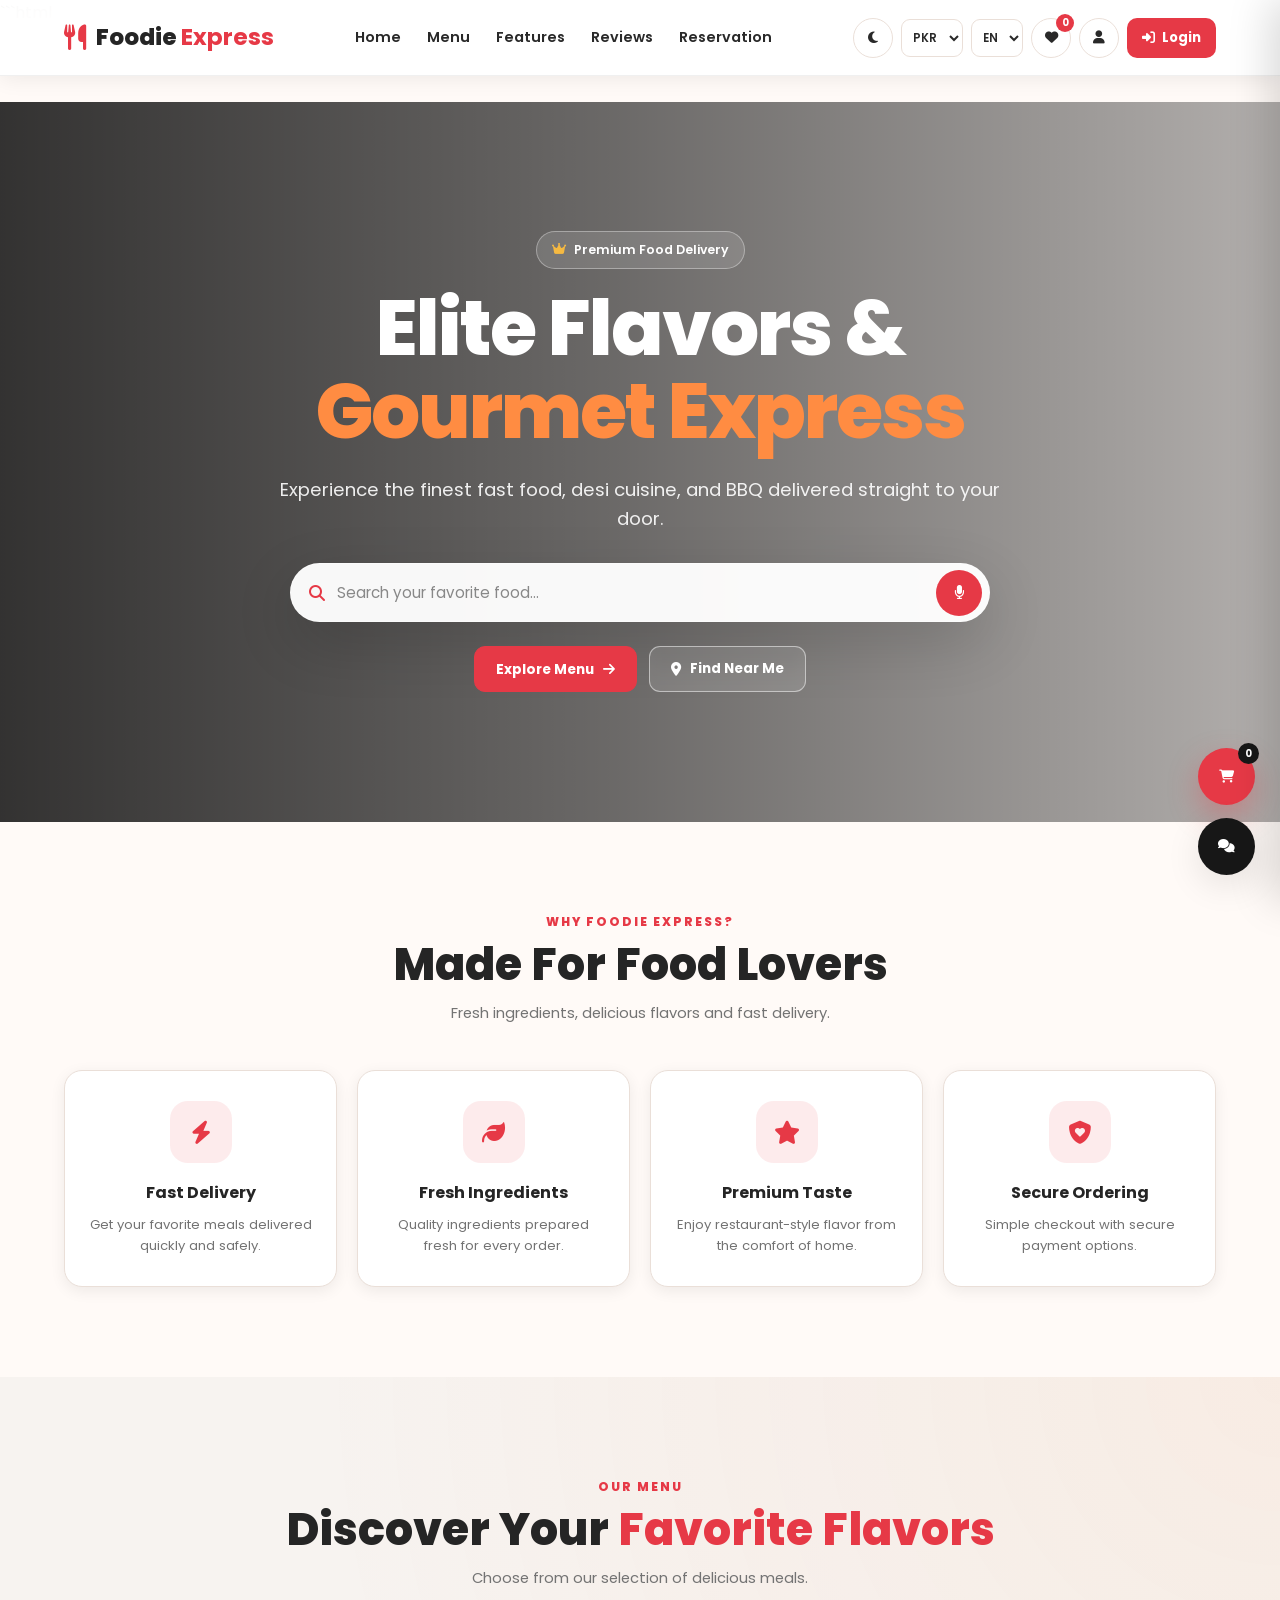
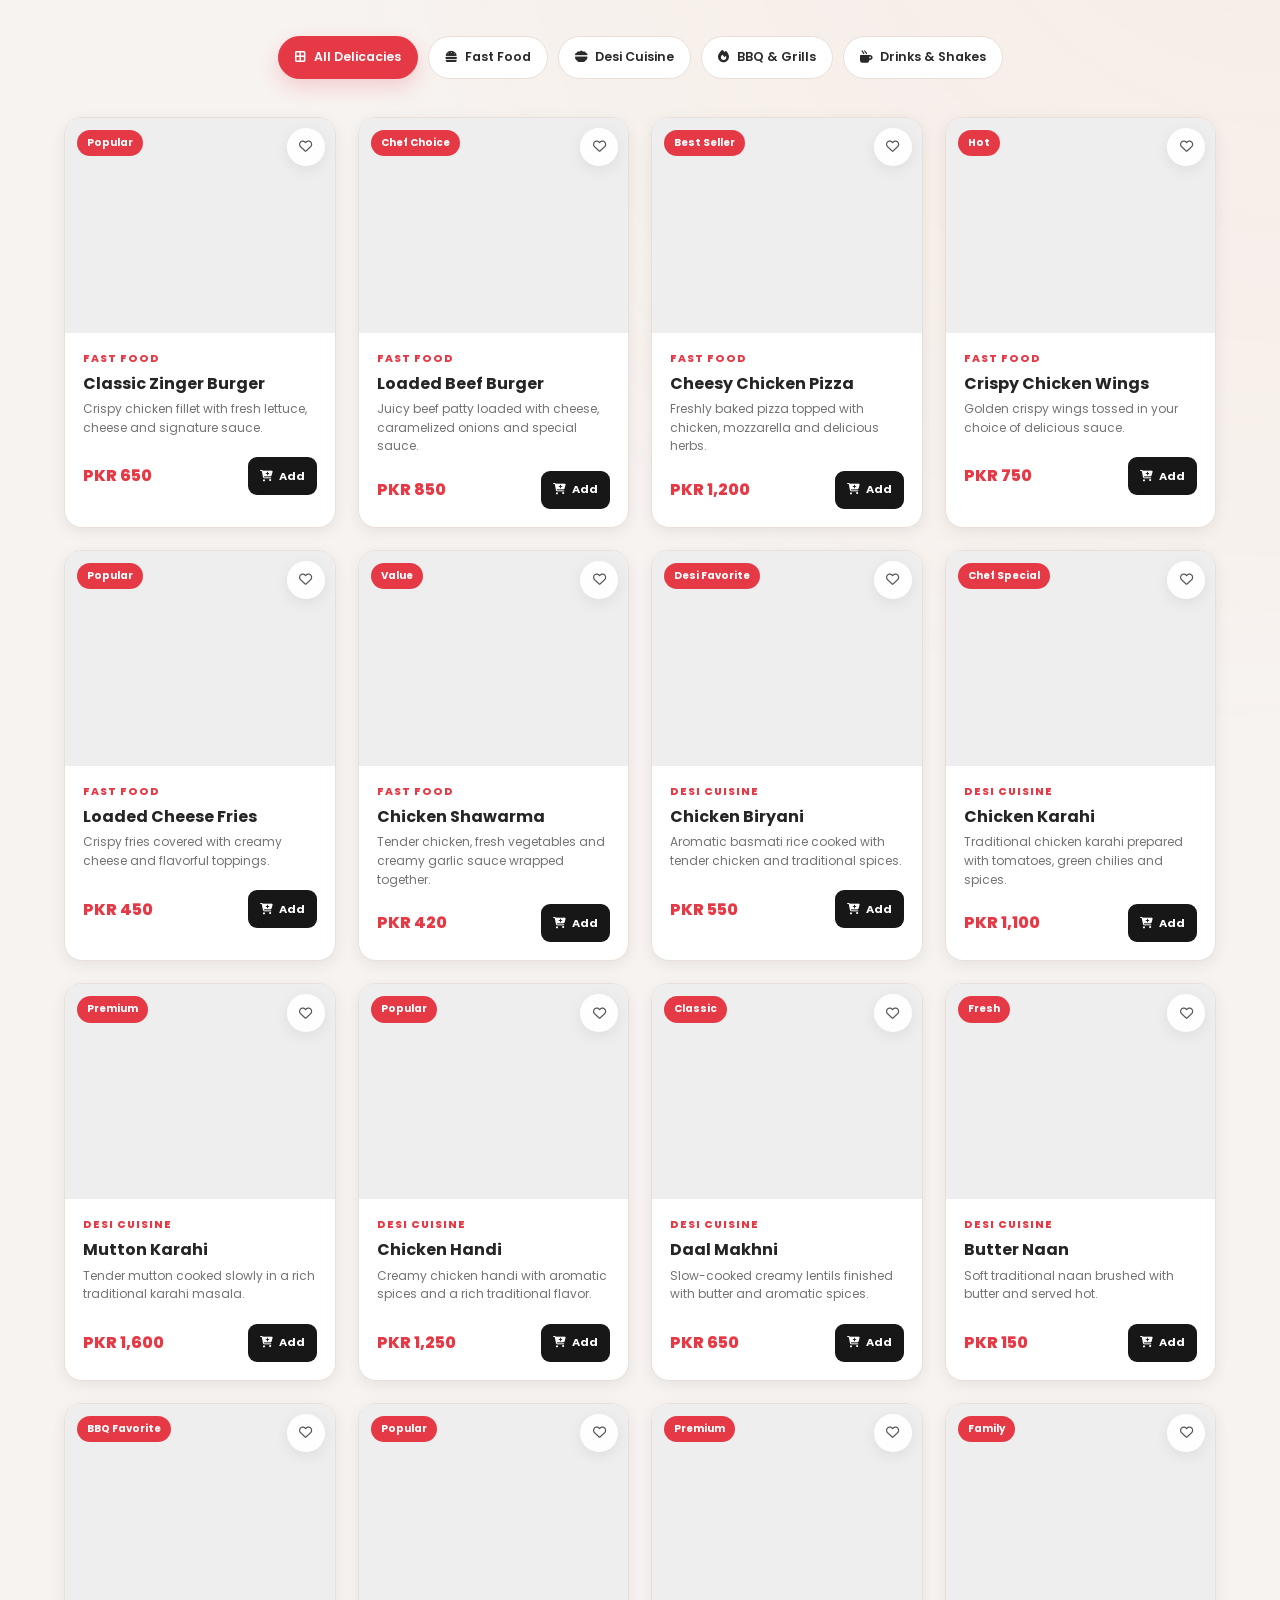
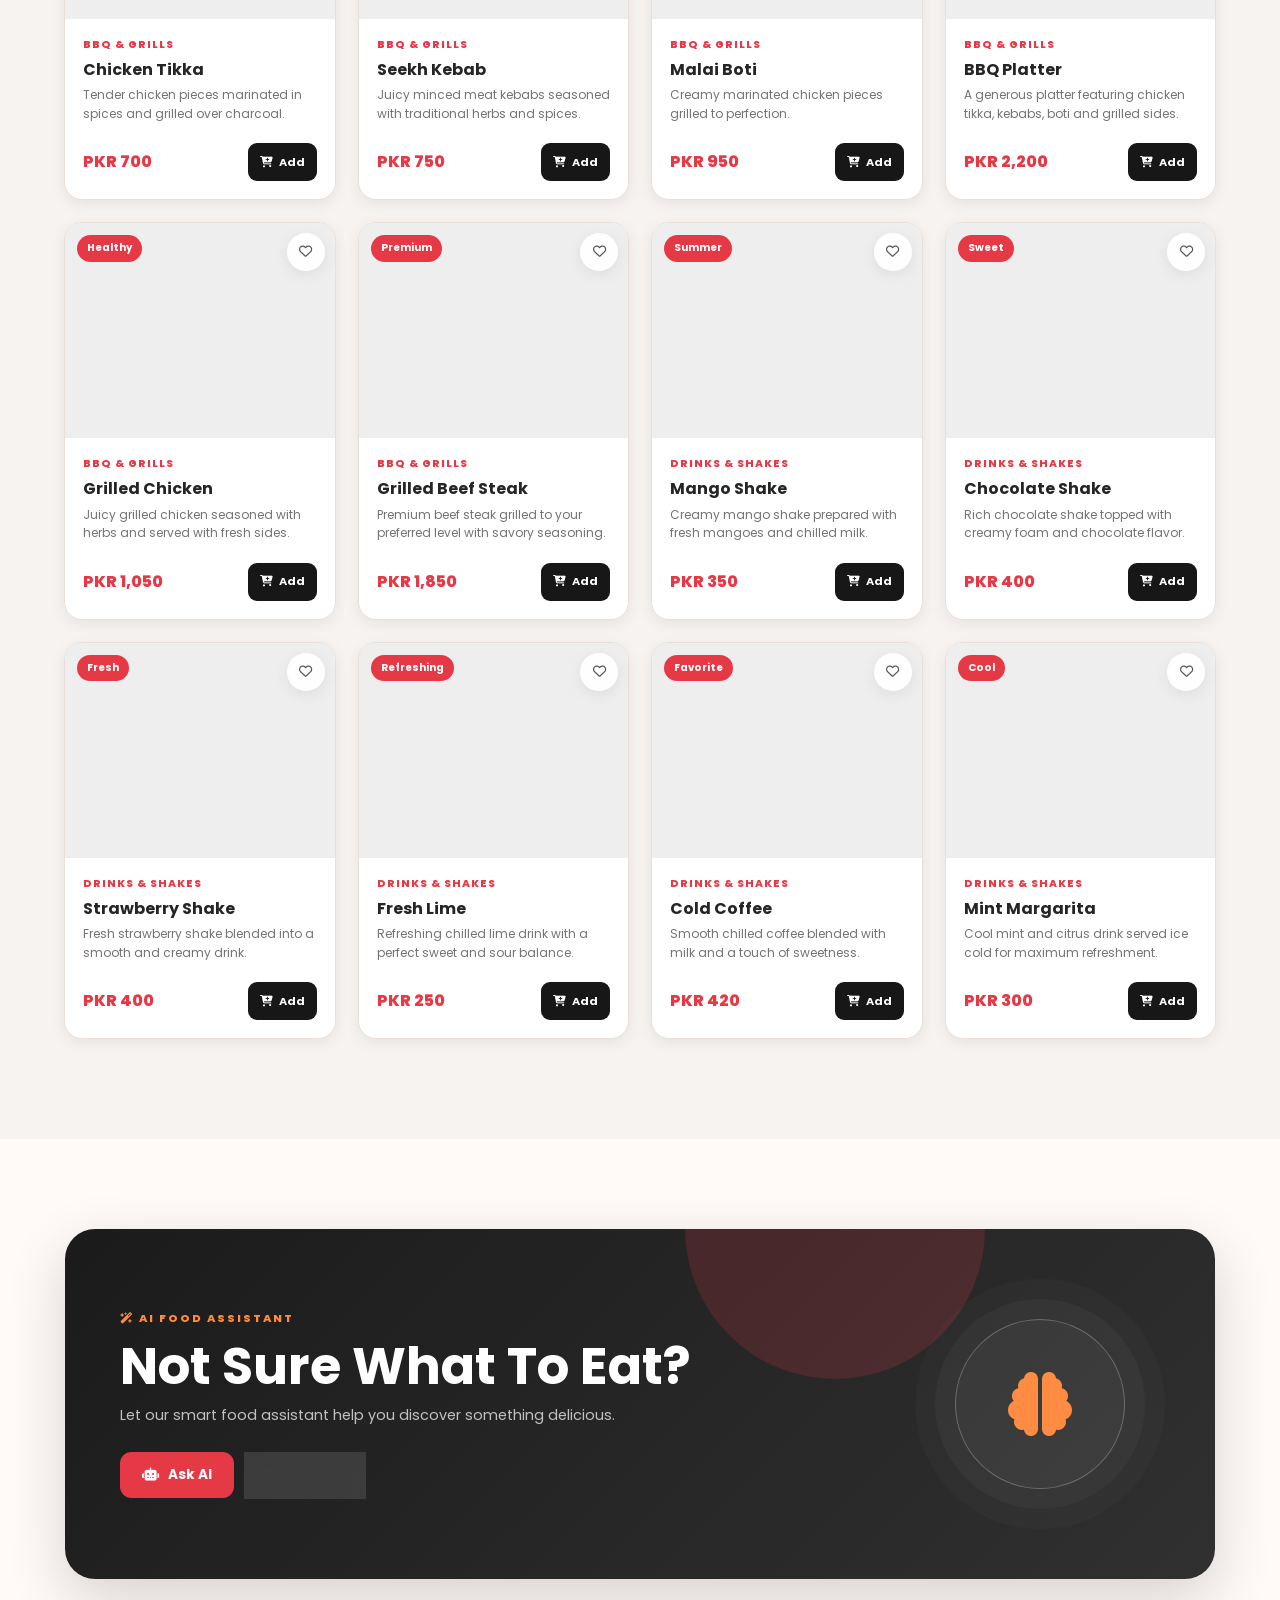
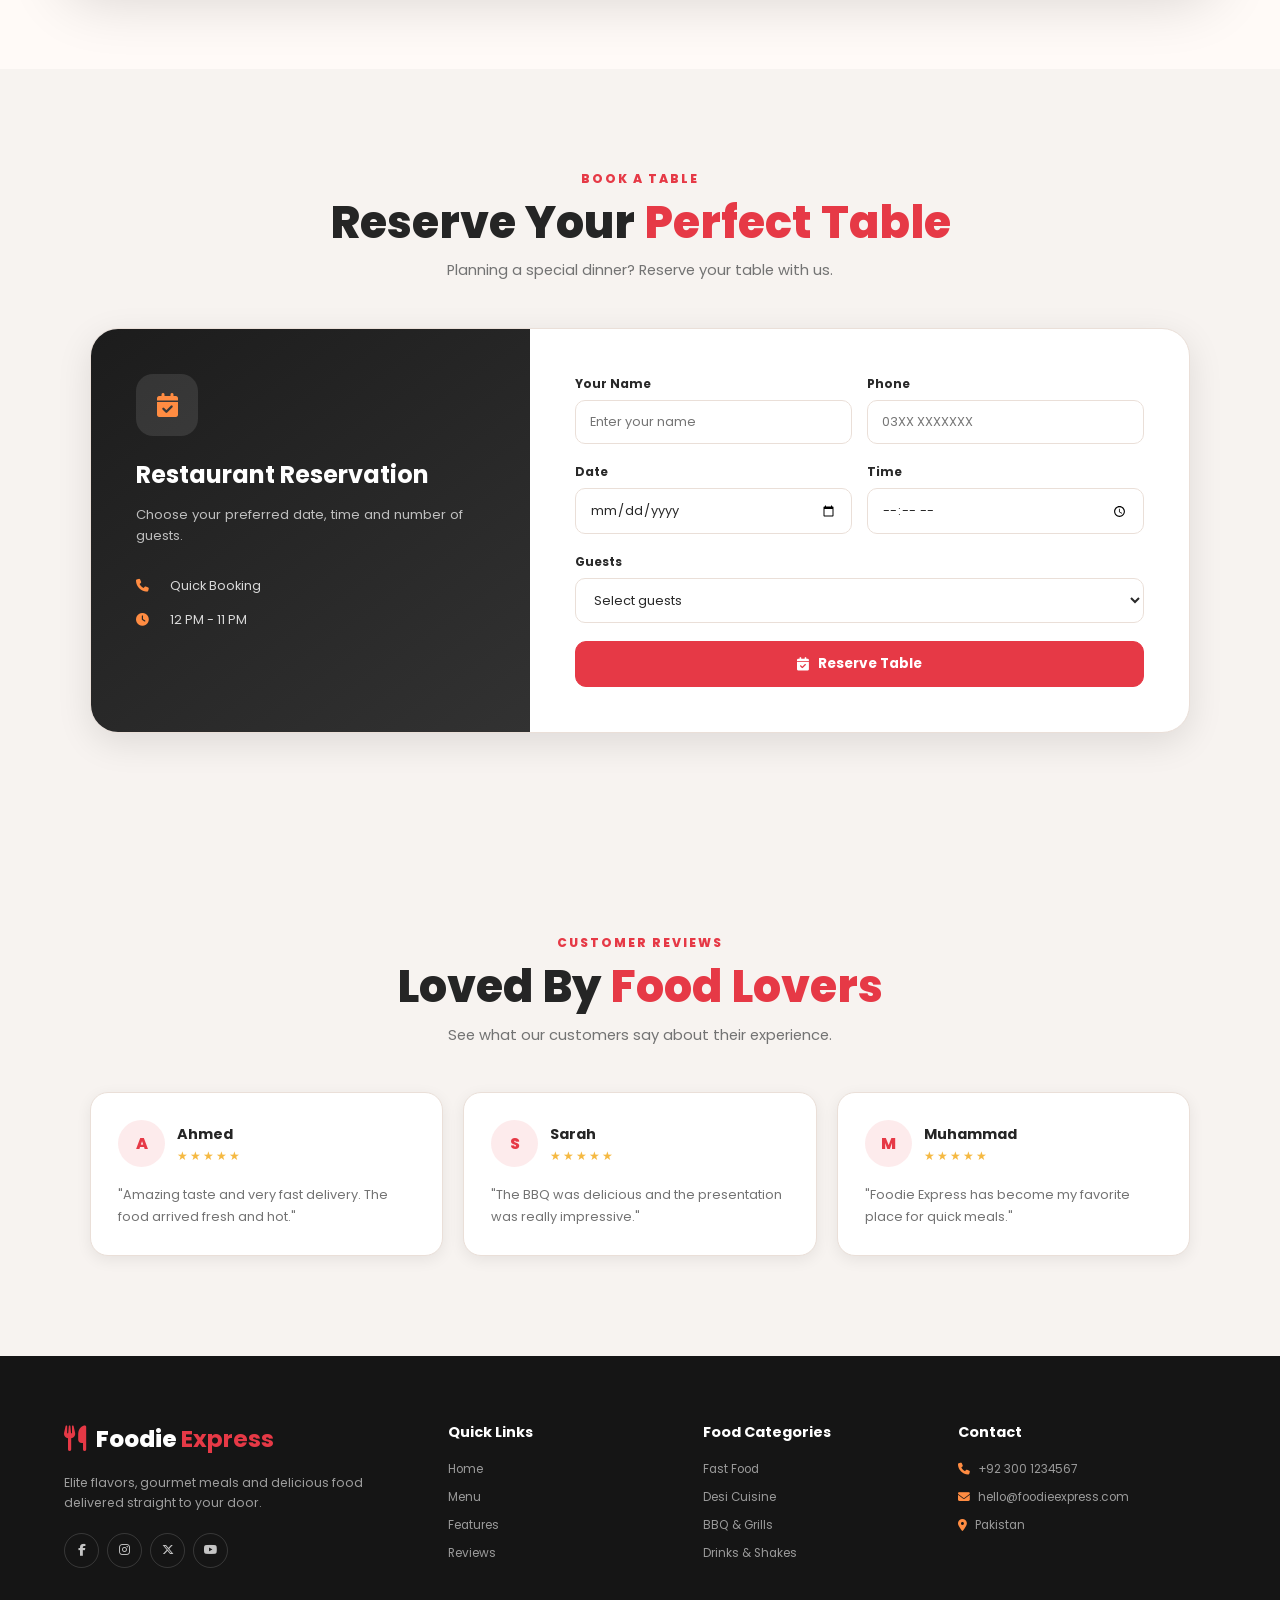
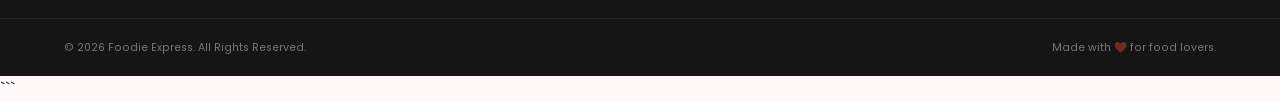
<file: index.html>
```html
<!DOCTYPE html>
<html lang="en" id="html-root" data-theme="light">

<head>
    <meta charset="UTF-8">
    <meta name="viewport" content="width=device-width, initial-scale=1.0">

    <title>Foodie Express | Luxury Gourmet & Fast Food</title>

    <meta name="description"
        content="Foodie Express - Elite flavors, fast food, desi cuisine, BBQ, drinks and gourmet meals delivered to your door.">

    <!-- Google Font -->
    <link rel="preconnect" href="https://fonts.googleapis.com">
    <link rel="preconnect" href="https://fonts.gstatic.com" crossorigin>
    <link
        href="https://fonts.googleapis.com/css2?family=Poppins:wght@300;400;500;600;700;800&display=swap"
        rel="stylesheet">

    <!-- Font Awesome -->
    <link
        rel="stylesheet"
        href="https://cdnjs.cloudflare.com/ajax/libs/font-awesome/6.4.0/css/all.min.css">

    <!-- Main CSS -->
    <link rel="stylesheet" href="style.css">
</head>

<body>

    <!-- =========================================================
         HEADER / NAVBAR
    ========================================================== -->
    <header class="navbar">

        <div class="logo"
            onclick="window.scrollTo({ top: 0, behavior: 'smooth' })"
            role="button"
            tabindex="0"
            aria-label="Go to top">

            <i class="fa-solid fa-utensils"></i>
            <span>Foodie <b>Express</b></span>

        </div>

        <nav class="nav-links" aria-label="Main Navigation">
            <a href="#home">Home</a>
            <a href="#menu">Menu</a>
            <a href="#features">Features</a>
            <a href="#reviews">Reviews</a>
            <a href="#reservation">Reservation</a>
        </nav>

        <div class="nav-actions">

            <!-- Dark Mode -->
            <button
                type="button"
                class="icon-btn"
                id="dark-mode-btn"
                onclick="toggleDarkMode()"
                title="Toggle Dark Mode"
                aria-label="Toggle Dark Mode">

                <i class="fa-solid fa-moon"></i>

            </button>

            <!-- Currency -->
            <select
                id="currency-selector"
                class="small-select"
                onchange="changeCurrency(this.value)"
                title="Currency"
                aria-label="Select Currency">

                <option value="PKR">PKR</option>
                <option value="USD">USD</option>
                <option value="GBP">GBP</option>
                <option value="AED">AED</option>

            </select>

            <!-- Language -->
            <select
                id="language-selector"
                class="small-select"
                onchange="changeLanguage(this.value)"
                title="Language"
                aria-label="Select Language">

                <option value="en">EN</option>
                <option value="ur">UR</option>

            </select>

            <!-- Wishlist -->
            <button
                type="button"
                class="icon-btn badge-btn"
                onclick="toggleWishlistModal()"
                title="Wishlist"
                aria-label="Open Wishlist">

                <i class="fa-solid fa-heart"></i>
                <span id="wishlist-count" class="badge">0</span>

            </button>

            <!-- Dashboard -->
            <button
                type="button"
                class="icon-btn"
                onclick="openDashboardModal()"
                title="Dashboard"
                aria-label="Open Dashboard">

                <i class="fa-solid fa-user"></i>

            </button>

            <!-- Login -->
            <button
                type="button"
                class="login-btn"
                onclick="openAuthModal()">

                <i class="fa-solid fa-right-to-bracket"></i>
                Login

            </button>

        </div>

    </header>


    <!-- =========================================================
         MAIN CONTENT
    ========================================================== -->
    <main>

        <!-- =====================================================
             HOME / HERO
        ====================================================== -->
        <section id="home" class="hero">

            <div class="hero-image" aria-hidden="true"></div>
            <div class="hero-overlay" aria-hidden="true"></div>

            <div class="hero-content">

                <span class="hero-badge">
                    <i class="fa-solid fa-crown"></i>
                    Premium Food Delivery
                </span>

                <h1>
                    Elite Flavors &amp;
                    <span>Gourmet Express</span>
                </h1>

                <p>
                    Experience the finest fast food, desi cuisine,
                    and BBQ delivered straight to your door.
                </p>

                <!-- Search -->
                <div class="search-box">

                    <i class="fa-solid fa-magnifying-glass"
                        aria-hidden="true"></i>

                    <input
                        type="text"
                        id="search-input"
                        placeholder="Search your favorite food..."
                        autocomplete="off"
                        oninput="searchMenu(this.value)"
                        aria-label="Search food">

                    <button
                        type="button"
                        class="voice-search-btn"
                        onclick="startVoiceSearch()"
                        title="Voice Search"
                        aria-label="Voice Search">

                        <i class="fa-solid fa-microphone"></i>

                    </button>

                </div>

                <div class="hero-buttons">

                    <a href="#menu" class="primary-btn">
                        Explore Menu
                        <i class="fa-solid fa-arrow-right"></i>
                    </a>

                    <button
                        type="button"
                        class="secondary-btn"
                        onclick="detectUserLocation()">

                        <i class="fa-solid fa-location-dot"></i>
                        Find Near Me

                    </button>

                </div>

            </div>

        </section>


        <!-- =====================================================
             FEATURES
        ====================================================== -->
        <section id="features" class="features-section">

            <div class="section-heading">

                <span>WHY FOODIE EXPRESS?</span>

                <h2>Made For Food Lovers</h2>

                <p>
                    Fresh ingredients, delicious flavors and fast delivery.
                </p>

            </div>

            <div class="features-grid">

                <div class="feature-card">

                    <div class="feature-icon">
                        <i class="fa-solid fa-bolt"></i>
                    </div>

                    <h3>Fast Delivery</h3>

                    <p>
                        Get your favorite meals delivered quickly and safely.
                    </p>

                </div>

                <div class="feature-card">

                    <div class="feature-icon">
                        <i class="fa-solid fa-leaf"></i>
                    </div>

                    <h3>Fresh Ingredients</h3>

                    <p>
                        Quality ingredients prepared fresh for every order.
                    </p>

                </div>

                <div class="feature-card">

                    <div class="feature-icon">
                        <i class="fa-solid fa-star"></i>
                    </div>

                    <h3>Premium Taste</h3>

                    <p>
                        Enjoy restaurant-style flavor from the comfort of home.
                    </p>

                </div>

                <div class="feature-card">

                    <div class="feature-icon">
                        <i class="fa-solid fa-shield-heart"></i>
                    </div>

                    <h3>Secure Ordering</h3>

                    <p>
                        Simple checkout with secure payment options.
                    </p>

                </div>

            </div>

        </section>


        <!-- =====================================================
             MENU
        ====================================================== -->
        <section id="menu" class="menu-section">

            <div class="section-heading">

                <span>OUR MENU</span>

                <h2>
                    Discover Your
                    <span>Favorite Flavors</span>
                </h2>

                <p>
                    Choose from our selection of delicious meals.
                </p>

            </div>

            <!-- Category Buttons -->
            <div class="filter-buttons">

                <button
                    type="button"
                    class="filter-btn active"
                    onclick="filterMenu('All', this)">

                    <i class="fa-solid fa-border-all"></i>
                    All Delicacies

                </button>

                <button
                    type="button"
                    class="filter-btn"
                    onclick="filterMenu('Fast Food', this)">

                    <i class="fa-solid fa-burger"></i>
                    Fast Food

                </button>

                <button
                    type="button"
                    class="filter-btn"
                    onclick="filterMenu('Desi Cuisine', this)">

                    <i class="fa-solid fa-bowl-food"></i>
                    Desi Cuisine

                </button>

                <button
                    type="button"
                    class="filter-btn"
                    onclick="filterMenu('BBQ & Grills', this)">

                    <i class="fa-solid fa-fire"></i>
                    BBQ &amp; Grills

                </button>

                <button
                    type="button"
                    class="filter-btn"
                    onclick="filterMenu('Drinks & Shakes', this)">

                    <i class="fa-solid fa-mug-hot"></i>
                    Drinks &amp; Shakes

                </button>

            </div>

            <!-- Food Cards -->
            <div
                id="menu-container"
                class="menu-grid"
                aria-live="polite">
            </div>

            <!-- No Results -->
            <div
                id="no-results"
                class="no-results hidden">

                <div class="no-results-icon">
                    <i class="fa-solid fa-face-sad-tear"></i>
                </div>

                <h3>No food found</h3>

                <p>
                    Try searching for another delicious item.
                </p>

                <button
                    type="button"
                    class="primary-btn"
                    onclick="document.getElementById('search-input').value=''; searchMenu('');">

                    Show All Food

                </button>

            </div>

        </section>


        <!-- =====================================================
             AI RECOMMENDER
        ====================================================== -->
        <section class="ai-section">

            <div class="ai-card">

                <div class="ai-content">

                    <span class="ai-label">

                        <i class="fa-solid fa-wand-magic-sparkles"></i>
                        AI FOOD ASSISTANT

                    </span>

                    <h2>
                        Not Sure What To Eat?
                    </h2>

                    <p>
                        Let our smart food assistant help you discover
                        something delicious.
                    </p>

                    <div class="ai-buttons">

                        <button
                            type="button"
                            class="primary-btn"
                            onclick="startAICallSimulation()">

                            <i class="fa-solid fa-robot"></i>
                            Ask AI

                        </button>

                        <button
                            type="button"
                            class="secondary-btn"
                            onclick="startAIVoiceInput()">

                            <i class="fa-solid fa-microphone"></i>
                            AI Voice

                        </button>

                    </div>

                </div>

                <div class="ai-visual">

                    <div class="ai-circle">
                        <i class="fa-solid fa-brain"></i>
                    </div>

                </div>

            </div>

        </section>


        <!-- =====================================================
             RESERVATION
        ====================================================== -->
        <section id="reservation" class="reservation-section">

            <div class="section-heading">

                <span>BOOK A TABLE</span>

                <h2>
                    Reserve Your
                    <span>Perfect Table</span>
                </h2>

                <p>
                    Planning a special dinner? Reserve your table with us.
                </p>

            </div>

            <div class="reservation-card">

                <div class="reservation-info">

                    <div class="reservation-icon">
                        <i class="fa-solid fa-calendar-check"></i>
                    </div>

                    <h3>Restaurant Reservation</h3>

                    <p>
                        Choose your preferred date, time and number of guests.
                    </p>

                    <div class="reservation-contact">

                        <div>
                            <i class="fa-solid fa-phone"></i>
                            <span>Quick Booking</span>
                        </div>

                        <div>
                            <i class="fa-solid fa-clock"></i>
                            <span>12 PM - 11 PM</span>
                        </div>

                    </div>

                </div>

                <form
                    class="reservation-form"
                    onsubmit="event.preventDefault(); showToast('Reservation request submitted successfully!');">

                    <div class="form-row">

                        <div class="form-group">

                            <label for="reservation-name">
                                Your Name
                            </label>

                            <input
                                type="text"
                                id="reservation-name"
                                name="name"
                                placeholder="Enter your name"
                                autocomplete="name"
                                required>

                        </div>

                        <div class="form-group">

                            <label for="reservation-phone">
                                Phone
                            </label>

                            <input
                                type="tel"
                                id="reservation-phone"
                                name="phone"
                                placeholder="03XX XXXXXXX"
                                autocomplete="tel"
                                required>

                        </div>

                    </div>

                    <div class="form-row">

                        <div class="form-group">

                            <label for="reservation-date">
                                Date
                            </label>

                            <input
                                type="date"
                                id="reservation-date"
                                name="date"
                                required>

                        </div>

                        <div class="form-group">

                            <label for="reservation-time">
                                Time
                            </label>

                            <input
                                type="time"
                                id="reservation-time"
                                name="time"
                                required>

                        </div>

                    </div>

                    <div class="form-group">

                        <label for="reservation-guests">
                            Guests
                        </label>

                        <select
                            id="reservation-guests"
                            name="guests"
                            required>

                            <option value="">
                                Select guests
                            </option>

                            <option value="1">1 Guest</option>
                            <option value="2">2 Guests</option>
                            <option value="3">3 Guests</option>
                            <option value="4">4 Guests</option>
                            <option value="5">5 Guests</option>
                            <option value="6">6 Guests</option>
                            <option value="7">7 Guests</option>
                            <option value="8">8+ Guests</option>

                        </select>

                    </div>

                    <button
                        type="submit"
                        class="primary-btn full-btn">

                        <i class="fa-solid fa-calendar-check"></i>
                        Reserve Table

                    </button>

                </form>

            </div>

        </section>


        <!-- =====================================================
             ORDER TRACKING
        ====================================================== -->
        <section
            id="tracking-section"
            class="tracking-section hidden">

            <div class="section-heading">

                <span>ORDER TRACKING</span>

                <h2>
                    Track Your
                    <span>Order</span>
                </h2>

                <p>
                    Your order progress will appear below.
                </p>

            </div>

            <div class="tracking-box">

                <div class="tracking-line"></div>

                <div
                    class="tracking-step active"
                    id="step-1">

                    <div class="tracking-icon">
                        <i class="fa-solid fa-clipboard-check"></i>
                    </div>

                    <h4>Order Placed</h4>
                    <p>Your order has been received.</p>

                </div>

                <div
                    class="tracking-step"
                    id="step-2">

                    <div class="tracking-icon">
                        <i class="fa-solid fa-kitchen-set"></i>
                    </div>

                    <h4>Preparing</h4>
                    <p>Your food is being prepared.</p>

                </div>

                <div
                    class="tracking-step"
                    id="step-3">

                    <div class="tracking-icon">
                        <i class="fa-solid fa-motorcycle"></i>
                    </div>

                    <h4>On The Way</h4>
                    <p>Your rider is on the way.</p>

                </div>

                <div
                    class="tracking-step"
                    id="step-4">

                    <div class="tracking-icon">
                        <i class="fa-solid fa-house"></i>
                    </div>

                    <h4>Delivered</h4>
                    <p>Enjoy your delicious meal!</p>

                </div>

            </div>

        </section>


        <!-- =====================================================
             REVIEWS
        ====================================================== -->
        <section id="reviews" class="reviews-section">

            <div class="section-heading">

                <span>CUSTOMER REVIEWS</span>

                <h2>
                    Loved By
                    <span>Food Lovers</span>
                </h2>

                <p>
                    See what our customers say about their experience.
                </p>

            </div>

            <div class="reviews-grid">

                <article class="review-card">

                    <div class="review-top">

                        <div class="review-avatar">
                            A
                        </div>

                        <div>

                            <h4>Ahmed</h4>

                            <div class="stars" aria-label="5 out of 5 stars">
                                ★★★★★
                            </div>

                        </div>

                    </div>

                    <p>
                        "Amazing taste and very fast delivery.
                        The food arrived fresh and hot."
                    </p>

                </article>

                <article class="review-card">

                    <div class="review-top">

                        <div class="review-avatar">
                            S
                        </div>

                        <div>

                            <h4>Sarah</h4>

                            <div class="stars" aria-label="5 out of 5 stars">
                                ★★★★★
                            </div>

                        </div>

                    </div>

                    <p>
                        "The BBQ was delicious and the presentation
                        was really impressive."
                    </p>

                </article>

                <article class="review-card">

                    <div class="review-top">

                        <div class="review-avatar">
                            M
                        </div>

                        <div>

                            <h4>Muhammad</h4>

                            <div class="stars" aria-label="5 out of 5 stars">
                                ★★★★★
                            </div>

                        </div>

                    </div>

                    <p>
                        "Foodie Express has become my favorite
                        place for quick meals."
                    </p>

                </article>

            </div>

        </section>

    </main>


    <!-- =========================================================
         FLOATING CART
    ========================================================== -->
    <button
        type="button"
        class="floating-cart"
        onclick="toggleCart()"
        title="Open Cart"
        aria-label="Open Cart">

        <i class="fa-solid fa-cart-shopping"></i>

        <span id="floating-cart-count">
            0
        </span>

    </button>


    <!-- =========================================================
         CHATBOT
    ========================================================== -->
    <div
        id="chat-window"
        class="chat-window hidden"
        role="dialog"
        aria-label="Foodie Assistant">

        <div class="chat-header">

            <div>
                <i class="fa-solid fa-robot"></i>
                Foodie Assistant
            </div>

            <button
                type="button"
                onclick="toggleChatbot()"
                class="chat-close"
                aria-label="Close Chatbot">

                <i class="fa-solid fa-xmark"></i>

            </button>

        </div>

        <div
            id="chat-messages"
            class="chat-messages"
            aria-live="polite">

            <div class="chat-msg bot">
                Hi! 👋 How can I help you today?
            </div>

        </div>

        <div class="chat-input-area">

            <input
                type="text"
                id="chat-input"
                placeholder="Ask about food..."
                autocomplete="off"
                onkeydown="handleChatKeyPress(event)"
                aria-label="Chat message">

            <button
                type="button"
                onclick="sendChatMessage()"
                title="Send"
                aria-label="Send message">

                <i class="fa-solid fa-paper-plane"></i>

            </button>

        </div>

    </div>


    <!-- Chatbot Button -->
    <button
        type="button"
        class="chatbot-btn"
        onclick="toggleChatbot()"
        title="Foodie Assistant"
        aria-label="Open Foodie Assistant">

        <i class="fa-solid fa-comments"></i>

    </button>


    <!-- =========================================================
         CART SIDEBAR
    ========================================================== -->
    <aside
        id="cart-sidebar"
        class="cart-sidebar"
        aria-label="Shopping Cart">

        <div class="sidebar-header">

            <div>
                <i class="fa-solid fa-cart-shopping"></i>
                Your Cart
            </div>

            <button
                type="button"
                onclick="toggleCart()"
                class="close-btn"
                aria-label="Close Cart">

                <i class="fa-solid fa-xmark"></i>

            </button>

        </div>

        <div
            id="cart-items"
            class="cart-items"
            aria-live="polite">

            <div class="empty-cart">

                <i class="fa-solid fa-basket-shopping"></i>

                <h3>Your cart is empty</h3>

                <p>Add something delicious!</p>

            </div>

        </div>

        <div class="cart-footer">

            <div class="coupon-box">

                <input
                    type="text"
                    id="coupon-input"
                    placeholder="Promo code"
                    autocomplete="off"
                    aria-label="Promo code">

                <button
                    type="button"
                    onclick="applyCoupon()">

                    Apply

                </button>

            </div>

            <div class="discount-row">

                <span>Discount</span>

                <strong id="cart-discount">
                    0
                </strong>

            </div>

            <div class="total-row">

                <span>Total</span>

                <strong id="cart-total">
                    PKR 0
                </strong>

            </div>

            <button
                type="button"
                class="checkout-btn"
                onclick="checkout()">

                <i class="fa-solid fa-credit-card"></i>
                Proceed to Checkout

            </button>

        </div>

    </aside>


    <!-- =========================================================
         WISHLIST MODAL
    ========================================================== -->
    <div
        id="wishlist-modal"
        class="modal hidden"
        role="dialog"
        aria-modal="true"
        aria-labelledby="wishlist-title">

        <div
            class="modal-overlay"
            onclick="toggleWishlistModal()">
        </div>

        <div class="modal-content">

            <div class="modal-header">

                <h2 id="wishlist-title">

                    <i class="fa-solid fa-heart"></i>
                    My Wishlist

                </h2>

                <button
                    type="button"
                    onclick="toggleWishlistModal()"
                    class="close-btn"
                    aria-label="Close Wishlist">

                    <i class="fa-solid fa-xmark"></i>

                </button>

            </div>

            <div
                id="wishlist-items"
                class="wishlist-items">

                <div class="empty-state">

                    <i class="fa-regular fa-heart"></i>

                    <h3>Your wishlist is empty</h3>

                    <p>Add your favorite dishes here.</p>

                </div>

            </div>

        </div>

    </div>


    <!-- =========================================================
         CHECKOUT MODAL
    ========================================================== -->
    <div
        id="checkout-modal"
        class="modal hidden"
        role="dialog"
        aria-modal="true"
        aria-labelledby="checkout-title">

        <div
            class="modal-overlay"
            onclick="closeCheckoutModal()">
        </div>

        <div class="modal-content checkout-modal-content">

            <div class="modal-header">

                <h2 id="checkout-title">

                    <i class="fa-solid fa-bag-shopping"></i>
                    Checkout

                </h2>

                <button
                    type="button"
                    onclick="closeCheckoutModal()"
                    class="close-btn"
                    aria-label="Close Checkout">

                    <i class="fa-solid fa-xmark"></i>

                </button>

            </div>

            <form
                id="checkout-form"
                onsubmit="processOrder(event)">

                <div class="form-group">

                    <label for="cust-name">
                        Full Name
                    </label>

                    <input
                        type="text"
                        id="cust-name"
                        name="name"
                        placeholder="Enter your full name"
                        autocomplete="name"
                        required>

                </div>

                <div class="form-group">

                    <label for="cust-phone">
                        Phone Number
                    </label>

                    <input
                        type="tel"
                        id="cust-phone"
                        name="phone"
                        placeholder="03XX XXXXXXX"
                        autocomplete="tel"
                        required>

                </div>

                <div class="form-group">

                    <label for="cust-address">
                        Delivery Address
                    </label>

                    <textarea
                        id="cust-address"
                        name="address"
                        rows="3"
                        placeholder="Enter your complete address"
                        autocomplete="street-address"
                        required></textarea>

                </div>

                <div class="form-group">

                    <label for="payment-method">
                        Payment Method
                    </label>

                    <select
                        id="payment-method"
                        name="paymentMethod"
                        onchange="togglePaymentInfo()"
                        required>

                        <option value="">
                            Select payment method
                        </option>

                        <option value="Cash on Delivery">
                            Cash on Delivery
                        </option>

                        <option value="JazzCash">
                            JazzCash
                        </option>

                        <option value="EasyPaisa">
                            EasyPaisa
                        </option>

                        <option value="Card">
                            Credit / Debit Card
                        </option>

                    </select>

                </div>

                <div
                    id="online-payment-details"
                    class="payment-details hidden">

                    <div class="payment-note">

                        <i class="fa-solid fa-lock"></i>

                        <span>
                            Secure online payment details will be
                            requested after order confirmation.
                        </span>

                    </div>

                </div>

                <button
                    type="submit"
                    class="primary-btn full-btn">

                    <i class="fa-solid fa-check"></i>
                    Place Order

                </button>

            </form>

        </div>

    </div>


    <!-- =========================================================
         AUTH MODAL
    ========================================================== -->
    <div
        id="auth-modal"
        class="modal hidden"
        role="dialog"
        aria-modal="true"
        aria-label="Authentication">

        <div
            class="modal-overlay"
            onclick="closeAuthModal()">
        </div>

        <div class="modal-content auth-modal-content">

            <button
                type="button"
                onclick="closeAuthModal()"
                class="close-btn modal-close-top"
                aria-label="Close Authentication">

                <i class="fa-solid fa-xmark"></i>

            </button>


            <!-- LOGIN -->
            <div
                id="login-screen"
                class="auth-screen">

                <div class="auth-icon">
                    <i class="fa-solid fa-user"></i>
                </div>

                <h2>Welcome Back!</h2>

                <p>
                    Login to continue your Foodie Express journey.
                </p>

                <form onsubmit="handleAuth(event, 'login')">

                    <div class="form-group">

                        <label for="login-email">
                            Email
                        </label>

                        <input
                            type="email"
                            id="login-email"
                            name="email"
                            placeholder="Enter your email"
                            autocomplete="email"
                            required>

                    </div>

                    <div class="form-group">

                        <label for="login-password">
                            Password
                        </label>

                        <input
                            type="password"
                            id="login-password"
                            name="password"
                            placeholder="Enter your password"
                            autocomplete="current-password"
                            required>

                    </div>

                    <button
                        type="submit"
                        class="primary-btn full-btn">

                        Login

                    </button>

                </form>

                <p class="auth-switch">

                    Don't have an account?

                    <button
                        type="button"
                        onclick="switchAuthScreen('signup')">

                        Create Account

                    </button>

                </p>

            </div>


            <!-- SIGNUP -->
            <div
                id="signup-screen"
                class="auth-screen hidden">

                <div class="auth-icon">
                    <i class="fa-solid fa-user-plus"></i>
                </div>

                <h2>Create Account</h2>

                <p>
                    Join Foodie Express today.
                </p>

                <form onsubmit="handleAuth(event, 'signup')">

                    <div class="form-group">

                        <label for="signup-name">
                            Name
                        </label>

                        <input
                            type="text"
                            id="signup-name"
                            name="name"
                            placeholder="Your name"
                            autocomplete="name"
                            required>

                    </div>

                    <div class="form-group">

                        <label for="signup-email">
                            Email
                        </label>

                        <input
                            type="email"
                            id="signup-email"
                            name="email"
                            placeholder="Your email"
                            autocomplete="email"
                            required>

                    </div>

                    <div class="form-group">

                        <label for="signup-password">
                            Password
                        </label>

                        <input
                            type="password"
                            id="signup-password"
                            name="password"
                            placeholder="Create a password"
                            autocomplete="new-password"
                            required>

                    </div>

                    <button
                        type="submit"
                        class="primary-btn full-btn">

                        Create Account

                    </button>

                </form>

                <p class="auth-switch">

                    Already have an account?

                    <button
                        type="button"
                        onclick="switchAuthScreen('login')">

                        Login

                    </button>

                </p>

            </div>

        </div>

    </div>


    <!-- =========================================================
         DASHBOARD MODAL
    ========================================================== -->
    <div
        id="dashboard-modal"
        class="modal hidden"
        role="dialog"
        aria-modal="true"
        aria-labelledby="dashboard-title">

        <div
            class="modal-overlay"
            onclick="closeDashboardModal()">
        </div>

        <div class="modal-content dashboard-content">

            <div class="modal-header">

                <h2 id="dashboard-title">

                    <i class="fa-solid fa-chart-line"></i>
                    My Dashboard

                </h2>

                <button
                    type="button"
                    onclick="closeDashboardModal()"
                    class="close-btn"
                    aria-label="Close Dashboard">

                    <i class="fa-solid fa-xmark"></i>

                </button>

            </div>

            <div class="dashboard-user">

                <div class="dashboard-avatar">
                    <i class="fa-solid fa-user"></i>
                </div>

                <div>

                    <h3 id="dash-user-name">
                        Guest User
                    </h3>

                    <p id="dash-user-email">
                        Login to unlock your account.
                    </p>

                </div>

            </div>

            <div class="dashboard-stats">

                <div class="dashboard-stat">

                    <i class="fa-solid fa-coins"></i>

                    <div>

                        <span>Loyalty Coins</span>

                        <strong id="dash-user-coins">
                            0
                        </strong>

                    </div>

                </div>

                <div class="dashboard-stat">

                    <i class="fa-solid fa-receipt"></i>

                    <div>

                        <span>Total Orders</span>

                        <strong id="dash-total-orders">
                            0
                        </strong>

                    </div>

                </div>

            </div>

            <div class="history-section">

                <div class="history-title">

                    <h3>
                        Order History
                    </h3>

                </div>

                <div
                    id="history-container"
                    class="history-container">

                    <div class="empty-state">

                        <i class="fa-solid fa-receipt"></i>

                        <h3>No orders yet</h3>

                        <p>
                            Your completed orders will appear here.
                        </p>

                    </div>

                </div>

            </div>

            <button
                type="button"
                class="logout-btn"
                onclick="handleLogout()">

                <i class="fa-solid fa-right-from-bracket"></i>
                Logout

            </button>

        </div>

    </div>


    <!-- =========================================================
         ITEM DETAIL MODAL
    ========================================================== -->
    <div
        id="item-detail-modal"
        class="modal hidden"
        role="dialog"
        aria-modal="true"
        aria-label="Food Item Details">

        <div
            class="modal-overlay"
            onclick="closeItemDetailModal()">
        </div>

        <div class="modal-content item-detail-content">

            <button
                type="button"
                onclick="closeItemDetailModal()"
                class="close-btn modal-close-top"
                aria-label="Close Item Details">

                <i class="fa-solid fa-xmark"></i>

            </button>

            <div id="item-detail-body"></div>

        </div>

    </div>


    <!-- =========================================================
         TOAST
    ========================================================== -->
    <div
        id="toast-container"
        class="toast-container"
        aria-live="polite"
        aria-atomic="true">
    </div>


    <!-- =========================================================
         FOOTER
    ========================================================== -->
    <footer class="footer">

        <div class="footer-container">

            <div class="footer-brand">

                <div class="logo footer-logo">

                    <i class="fa-solid fa-utensils"></i>
                    <span>Foodie <b>Express</b></span>

                </div>

                <p>
                    Elite flavors, gourmet meals and delicious
                    food delivered straight to your door.
                </p>

                <div class="social-links">

                    <a href="#"
                        aria-label="Facebook"
                        onclick="return false;">
                        <i class="fa-brands fa-facebook-f"></i>
                    </a>

                    <a href="#"
                        aria-label="Instagram"
                        onclick="return false;">
                        <i class="fa-brands fa-instagram"></i>
                    </a>

                    <a href="#"
                        aria-label="Twitter"
                        onclick="return false;">
                        <i class="fa-brands fa-x-twitter"></i>
                    </a>

                    <a href="#"
                        aria-label="YouTube"
                        onclick="return false;">
                        <i class="fa-brands fa-youtube"></i>
                    </a>

                </div>

            </div>

            <div class="footer-column">

                <h3>Quick Links</h3>

                <a href="#home">Home</a>
                <a href="#menu">Menu</a>
                <a href="#features">Features</a>
                <a href="#reviews">Reviews</a>

            </div>

            <div class="footer-column">

                <h3>Food Categories</h3>

                <a
                    href="#menu"
                    onclick="filterMenu('Fast Food');">

                    Fast Food

                </a>

                <a
                    href="#menu"
                    onclick="filterMenu('Desi Cuisine');">

                    Desi Cuisine

                </a>

                <a
                    href="#menu"
                    onclick="filterMenu('BBQ & Grills');">

                    BBQ &amp; Grills

                </a>

                <a
                    href="#menu"
                    onclick="filterMenu('Drinks & Shakes');">

                    Drinks &amp; Shakes

                </a>

            </div>

            <div class="footer-column">

                <h3>Contact</h3>

                <p>
                    <i class="fa-solid fa-phone"></i>
                    +92 300 1234567
                </p>

                <p>
                    <i class="fa-solid fa-envelope"></i>
                    hello@foodieexpress.com
                </p>

                <p>
                    <i class="fa-solid fa-location-dot"></i>
                    Pakistan
                </p>

            </div>

        </div>

        <div class="footer-bottom">

            <p>
                © 2026 Foodie Express.
                All Rights Reserved.
            </p>

            <p>
                Made with ❤️ for food lovers.
            </p>

        </div>

    </footer>


    <!-- Main JavaScript -->
    <script src="script.js"></script>

</body>

</html>
```
</file>
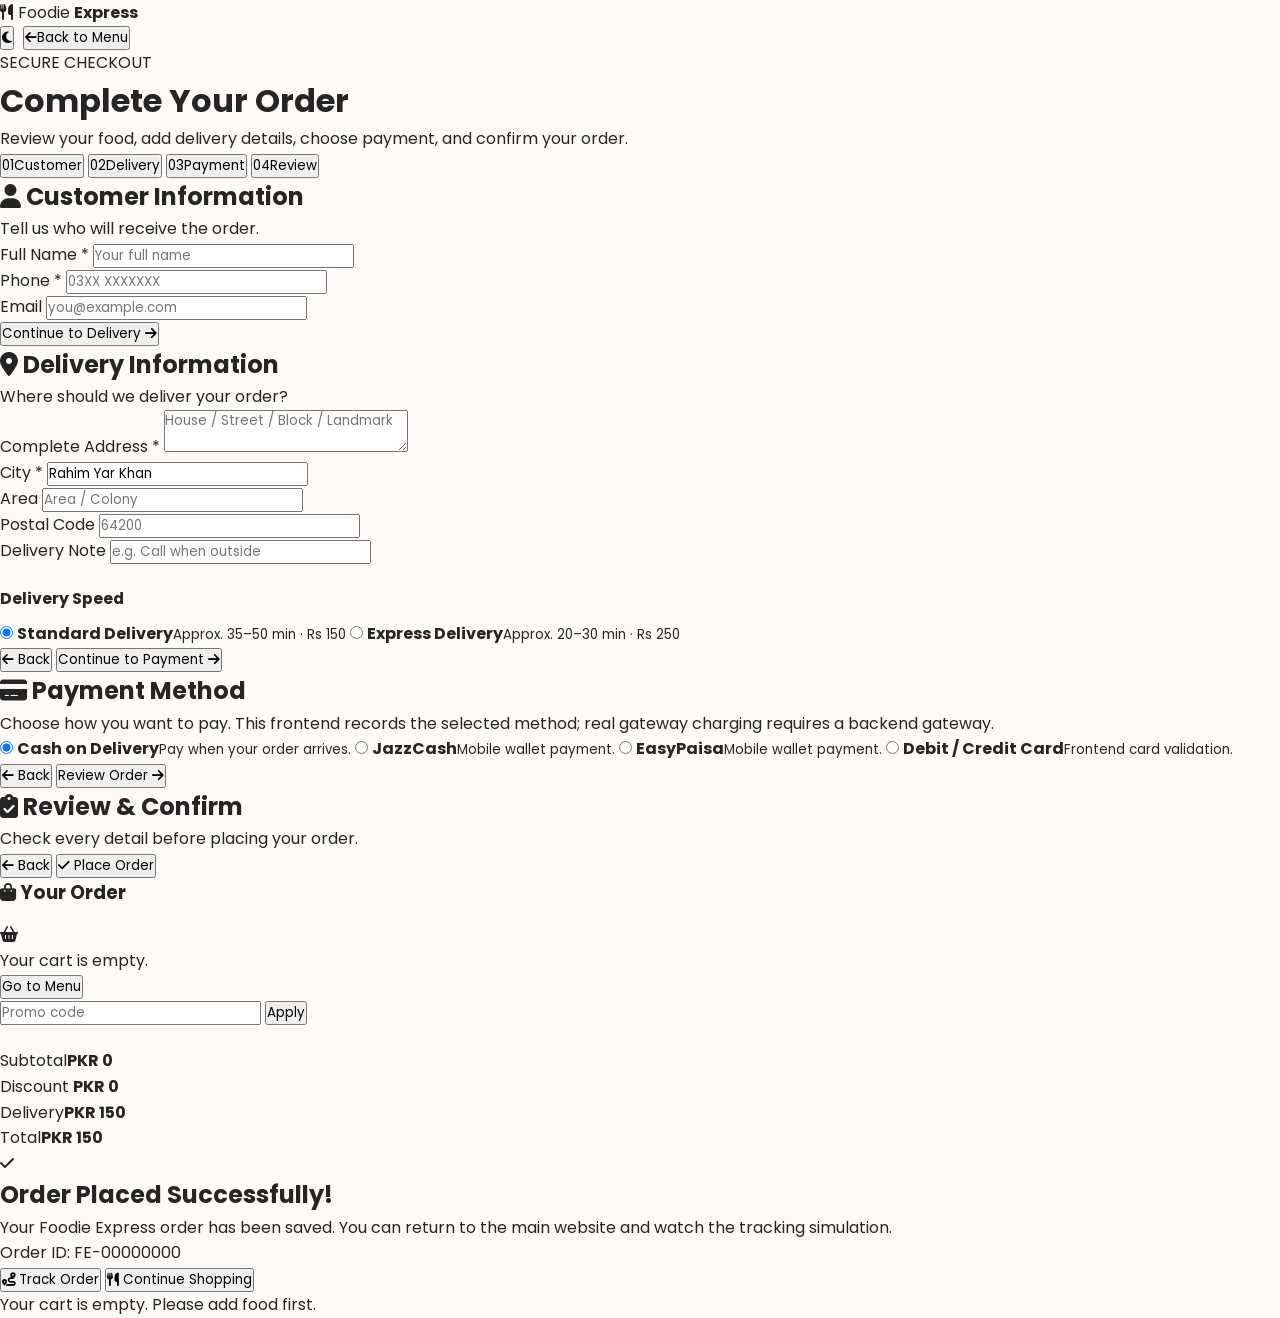
<file: checkout.html>
<!DOCTYPE html>
<html lang="en" id="checkout-html-root" data-theme="light">
<head>
    <meta charset="UTF-8">
    <meta name="viewport" content="width=device-width, initial-scale=1.0">
    <title>Foodie Express | Secure Checkout</title>
    <meta name="description" content="Foodie Express premium multi-step checkout page.">
    <link rel="preconnect" href="https://fonts.googleapis.com">
    <link rel="preconnect" href="https://fonts.gstatic.com" crossorigin>
    <link href="https://fonts.googleapis.com/css2?family=Poppins:wght@300;400;500;600;700;800&display=swap" rel="stylesheet">
    <link rel="stylesheet" href="https://cdnjs.cloudflare.com/ajax/libs/font-awesome/6.4.0/css/all.min.css">
    <link rel="stylesheet" href="style.css">
</head>
<body class="checkout-page">

<header class="checkout-topbar">
    <a class="checkout-brand" href="index.html">
        <i class="fa-solid fa-utensils"></i>
        <span>Foodie <b>Express</b></span>
    </a>
    <div style="display:flex;gap:9px;align-items:center;">
        <button class="checkout-theme-btn" type="button" onclick="toggleCheckoutTheme()" id="checkout-theme-btn" title="Toggle dark mode" aria-label="Toggle dark mode">
            <i class="fa-solid fa-moon"></i>
        </button>
        <button class="checkout-back" type="button" onclick="returnToMenu()">
            <i class="fa-solid fa-arrow-left"></i><span>Back to Menu</span>
        </button>
    </div>
</header>

<main class="checkout-shell" id="checkout-workspace">
    <div class="checkout-heading">
        <span>SECURE CHECKOUT</span>
        <h1>Complete Your Order</h1>
        <p>Review your food, add delivery details, choose payment, and confirm your order.</p>
    </div>

    <div class="checkout-progress" id="checkout-progress">
        <button class="checkout-progress-step active" type="button" onclick="goToStep(1)"><span class="number">01</span>Customer</button>
        <button class="checkout-progress-step" type="button" onclick="goToStep(2)"><span class="number">02</span>Delivery</button>
        <button class="checkout-progress-step" type="button" onclick="goToStep(3)"><span class="number">03</span>Payment</button>
        <button class="checkout-progress-step" type="button" onclick="goToStep(4)"><span class="number">04</span>Review</button>
    </div>

    <div class="checkout-layout">
        <section class="checkout-main-card">

            <div class="checkout-step active" data-step="1" id="checkout-step-1">
                <div class="checkout-step-title">
                    <h2><i class="fa-solid fa-user"></i> Customer Information</h2>
                    <p>Tell us who will receive the order.</p>
                </div>
                <div class="checkout-form-grid">
                    <div class="checkout-form-group">
                        <label for="checkout-name">Full Name *</label>
                        <input id="checkout-name" type="text" autocomplete="name" placeholder="Your full name">
                        <small class="checkout-error" id="error-name"></small>
                    </div>
                    <div class="checkout-form-group">
                        <label for="checkout-phone">Phone *</label>
                        <input id="checkout-phone" type="tel" autocomplete="tel" placeholder="03XX XXXXXXX">
                        <small class="checkout-error" id="error-phone"></small>
                    </div>
                    <div class="checkout-form-group full">
                        <label for="checkout-email">Email</label>
                        <input id="checkout-email" type="email" autocomplete="email" placeholder="you@example.com">
                        <small class="checkout-error" id="error-email"></small>
                    </div>
                </div>
                <div class="checkout-actions">
                    <span></span>
                    <button class="checkout-btn-main" type="button" onclick="nextCheckoutStep()">Continue to Delivery <i class="fa-solid fa-arrow-right"></i></button>
                </div>
            </div>

            <div class="checkout-step" data-step="2" id="checkout-step-2">
                <div class="checkout-step-title">
                    <h2><i class="fa-solid fa-location-dot"></i> Delivery Information</h2>
                    <p>Where should we deliver your order?</p>
                </div>
                <div class="checkout-form-grid">
                    <div class="checkout-form-group full">
                        <label for="checkout-address">Complete Address *</label>
                        <textarea id="checkout-address" placeholder="House / Street / Block / Landmark"></textarea>
                        <small class="checkout-error" id="error-address"></small>
                    </div>
                    <div class="checkout-form-group">
                        <label for="checkout-city">City *</label>
                        <input id="checkout-city" type="text" value="Rahim Yar Khan" autocomplete="address-level2">
                        <small class="checkout-error" id="error-city"></small>
                    </div>
                    <div class="checkout-form-group">
                        <label for="checkout-area">Area</label>
                        <input id="checkout-area" type="text" placeholder="Area / Colony">
                        <small class="checkout-error" id="error-area"></small>
                    </div>
                    <div class="checkout-form-group">
                        <label for="checkout-postal">Postal Code</label>
                        <input id="checkout-postal" type="text" inputmode="numeric" placeholder="64200">
                        <small class="checkout-error" id="error-postal"></small>
                    </div>
                    <div class="checkout-form-group">
                        <label for="checkout-note">Delivery Note</label>
                        <input id="checkout-note" type="text" placeholder="e.g. Call when outside">
                        <small class="checkout-error" id="error-note"></small>
                    </div>
                </div>

                <div style="margin-top:22px;">
                    <h3 style="font-size:.98rem;margin-bottom:10px;">Delivery Speed</h3>
                    <div class="checkout-choice-grid">
                        <label class="checkout-choice selected" id="delivery-standard-choice">
                            <input type="radio" name="delivery-option" value="Standard" checked onchange="handleDeliveryOption()">
                            <span><strong>Standard Delivery</strong><small>Approx. 35–50 min · Rs 150</small></span>
                        </label>
                        <label class="checkout-choice" id="delivery-express-choice">
                            <input type="radio" name="delivery-option" value="Express" onchange="handleDeliveryOption()">
                            <span><strong>Express Delivery</strong><small>Approx. 20–30 min · Rs 250</small></span>
                        </label>
                    </div>
                </div>

                <div class="checkout-actions">
                    <button class="checkout-btn-main secondary" type="button" onclick="previousCheckoutStep()"><i class="fa-solid fa-arrow-left"></i> Back</button>
                    <button class="checkout-btn-main" type="button" onclick="nextCheckoutStep()">Continue to Payment <i class="fa-solid fa-arrow-right"></i></button>
                </div>
            </div>

            <div class="checkout-step" data-step="3" id="checkout-step-3">
                <div class="checkout-step-title">
                    <h2><i class="fa-solid fa-credit-card"></i> Payment Method</h2>
                    <p>Choose how you want to pay. This frontend records the selected method; real gateway charging requires a backend gateway.</p>
                </div>
                <div class="checkout-choice-grid">
                    <label class="checkout-choice selected" id="payment-cod-choice">
                        <input type="radio" name="checkout-payment" value="Cash on Delivery" checked onchange="handlePaymentMethod()">
                        <span><strong>Cash on Delivery</strong><small>Pay when your order arrives.</small></span>
                    </label>
                    <label class="checkout-choice" id="payment-jazz-choice">
                        <input type="radio" name="checkout-payment" value="JazzCash" onchange="handlePaymentMethod()">
                        <span><strong>JazzCash</strong><small>Mobile wallet payment.</small></span>
                    </label>
                    <label class="checkout-choice" id="payment-easy-choice">
                        <input type="radio" name="checkout-payment" value="EasyPaisa" onchange="handlePaymentMethod()">
                        <span><strong>EasyPaisa</strong><small>Mobile wallet payment.</small></span>
                    </label>
                    <label class="checkout-choice" id="payment-card-choice">
                        <input type="radio" name="checkout-payment" value="Card" onchange="handlePaymentMethod()">
                        <span><strong>Debit / Credit Card</strong><small>Frontend card validation.</small></span>
                    </label>
                </div>

                <div class="checkout-payment-details hidden" id="wallet-details">
                    <div class="checkout-form-grid">
                        <div class="checkout-form-group full">
                            <label for="wallet-number">Wallet Number *</label>
                            <input id="wallet-number" type="tel" inputmode="numeric" placeholder="03XX XXXXXXX">
                            <small class="checkout-error" id="error-wallet"></small>
                        </div>
                    </div>
                </div>

                <div class="checkout-payment-details hidden" id="card-details">
                    <div class="checkout-form-grid">
                        <div class="checkout-form-group full">
                            <label for="card-number">Card Number *</label>
                            <input id="card-number" type="text" inputmode="numeric" maxlength="19" placeholder="1234 5678 9012 3456" oninput="handleCardNumberInput(event)">
                            <small class="checkout-error" id="error-card"></small>
                        </div>
                        <div class="checkout-form-group">
                            <label for="card-expiry">Expiry *</label>
                            <input id="card-expiry" type="text" inputmode="numeric" maxlength="5" placeholder="MM/YY" oninput="handleExpiryInput(event)">
                            <small class="checkout-error" id="error-expiry"></small>
                        </div>
                        <div class="checkout-form-group">
                            <label for="card-cvv">CVV *</label>
                            <input id="card-cvv" type="password" inputmode="numeric" maxlength="4" placeholder="123" oninput="handleCVVInput(event)">
                            <small class="checkout-error" id="error-cvv"></small>
                        </div>
                    </div>
                </div>

                <div class="checkout-actions">
                    <button class="checkout-btn-main secondary" type="button" onclick="previousCheckoutStep()"><i class="fa-solid fa-arrow-left"></i> Back</button>
                    <button class="checkout-btn-main" type="button" onclick="nextCheckoutStep()">Review Order <i class="fa-solid fa-arrow-right"></i></button>
                </div>
            </div>

            <div class="checkout-step" data-step="4" id="checkout-step-4">
                <div class="checkout-step-title">
                    <h2><i class="fa-solid fa-clipboard-check"></i> Review & Confirm</h2>
                    <p>Check every detail before placing your order.</p>
                </div>
                <div class="checkout-review-grid">
                    <div class="checkout-review-card" id="review-customer"></div>
                    <div class="checkout-review-card" id="review-delivery"></div>
                    <div class="checkout-review-card" id="review-payment"></div>
                    <div class="checkout-review-card" id="review-items"></div>
                </div>
                <div class="checkout-actions">
                    <button class="checkout-btn-main secondary" type="button" onclick="previousCheckoutStep()"><i class="fa-solid fa-arrow-left"></i> Back</button>
                    <button class="checkout-btn-main" type="button" onclick="processCheckoutOrder()"><i class="fa-solid fa-check"></i> Place Order</button>
                </div>
            </div>
        </section>

        <aside class="checkout-summary-card">
            <h2 style="font-size:1.15rem;margin-bottom:15px;"><i class="fa-solid fa-bag-shopping"></i> Your Order</h2>
            <div class="checkout-items" id="checkout-items"></div>
            <div class="checkout-coupon">
                <input id="checkout-coupon" type="text" placeholder="Promo code">
                <button type="button" onclick="applyCheckoutCoupon()">Apply</button>
            </div>
            <div id="coupon-status" style="font-size:.78rem;color:var(--muted);min-height:18px;margin-bottom:5px;"></div>
            <div id="checkout-totals"></div>
        </aside>
    </div>
</main>

<section class="checkout-confirmation-wrap" id="checkout-confirmation-wrap">
    <div class="checkout-confirmation">
        <div class="checkout-success-icon"><i class="fa-solid fa-check"></i></div>
        <h2>Order Placed Successfully!</h2>
        <p>Your Foodie Express order has been saved. You can return to the main website and watch the tracking simulation.</p>
        <div class="checkout-order-id" id="confirmation-order-id">Order ID: FE-00000000</div>
        <p id="confirmation-total"></p>
        <div class="checkout-confirmation-actions">
            <button class="checkout-btn-main" type="button" onclick="redirectToTracking()"><i class="fa-solid fa-route"></i> Track Order</button>
            <button class="checkout-btn-main secondary" type="button" onclick="returnToMenu()"><i class="fa-solid fa-utensils"></i> Continue Shopping</button>
        </div>
    </div>
</section>

<div class="checkout-toast" id="checkout-toast" role="status" aria-live="polite"></div>

<script>
"use strict";

/* =========================================================
   FOODIE EXPRESS — DEDICATED CHECKOUT
   50+ real frontend checkout functions.
========================================================= */

let checkoutCart = [];
let checkoutStep = 1;
let checkoutDiscount = 0;
let checkoutDiscountCode = "";
let checkoutCurrency = "PKR";
let checkoutOrder = null;
let checkoutTheme = "light";

const checkoutRates = { PKR: 1, USD: 0.00358, GBP: 0.00265, AED: 0.01315 };
const checkoutSymbols = { PKR: "PKR", USD: "$", GBP: "£", AED: "AED" };

function loadCheckoutData() {
    loadCheckoutCart();
    loadCheckoutCurrency();
    loadCheckoutTheme();
    loadCheckoutUser();
    loadCheckoutDiscount();
}

function loadCheckoutCart() {
    try { checkoutCart = JSON.parse(localStorage.getItem("foodieExpressCart") || "[]"); } catch { checkoutCart = []; }
    normalizeCheckoutCart();
}

function normalizeCheckoutCart() {
    if (!Array.isArray(checkoutCart)) checkoutCart = [];
    checkoutCart = checkoutCart.filter(item => item && Number(item.id) && Number(item.quantity) > 0).map(item => ({
        id: Number(item.id),
        name: String(item.name || "Food Item"),
        price: Number(item.price) || 0,
        image: item.image || "",
        quantity: Math.max(1, Number(item.quantity) || 1)
    }));
}

function saveCheckoutCart() {
    localStorage.setItem("foodieExpressCart", JSON.stringify(checkoutCart));
}

function loadCheckoutCurrency() {
    const saved = localStorage.getItem("foodieExpressCurrency");
    if (saved && checkoutRates[saved]) checkoutCurrency = saved;
}

function loadCheckoutTheme() {
    checkoutTheme = localStorage.getItem("foodieExpressTheme") || "light";
    if (checkoutTheme !== "dark") checkoutTheme = "light";
    document.getElementById("checkout-html-root").setAttribute("data-theme", checkoutTheme);
    updateCheckoutThemeButton();
}

function loadCheckoutUser() {
    try {
        const user = JSON.parse(localStorage.getItem("foodieExpressUser") || "null");
        if (!user) return;
        const name = user.name || user.fullName || user.username || "";
        const email = user.email || "";
        if (name) setFieldValue("checkout-name", name);
        if (email) setFieldValue("checkout-email", email);
        if (user.phone) setFieldValue("checkout-phone", user.phone);
    } catch { /* guest checkout is allowed */ }
}

function loadCheckoutDiscount() {
    checkoutDiscount = Number(localStorage.getItem("foodieExpressCheckoutDiscount") || 0);
    checkoutDiscount = Math.max(0, Math.min(100, checkoutDiscount));
    if (checkoutDiscount > 0) checkoutDiscountCode = "CART-DISCOUNT";
}

function setFieldValue(id, value) {
    const field = document.getElementById(id);
    if (field && !field.value) field.value = value;
}

function getFieldValue(id) {
    return document.getElementById(id)?.value.trim() || "";
}

function formatCheckoutPrice(amount) {
    const converted = amount * (checkoutRates[checkoutCurrency] || 1);
    if (checkoutCurrency === "PKR") return `PKR ${Math.round(converted).toLocaleString()}`;
    if (checkoutCurrency === "AED") return `AED ${converted.toFixed(2)}`;
    return `${checkoutSymbols[checkoutCurrency]}${converted.toFixed(2)}`;
}

function calculateCheckoutSubtotal() {
    return checkoutCart.reduce((sum, item) => sum + (item.price * item.quantity), 0);
}

function calculateCheckoutDiscount() {
    return calculateCheckoutSubtotal() * (checkoutDiscount / 100);
}

function getSelectedDelivery() {
    return document.querySelector('input[name="delivery-option"]:checked')?.value || "Standard";
}

function calculateDeliveryFee() {
    if (getSelectedDelivery() === "Express") return 250;
    return calculateCheckoutSubtotal() >= 2500 ? 0 : 150;
}

function calculateCheckoutGrandTotal() {
    return Math.max(0, calculateCheckoutSubtotal() - calculateCheckoutDiscount() + calculateDeliveryFee());
}

function renderCheckoutCart() {
    const container = document.getElementById("checkout-items");
    if (!container) return;
    if (!checkoutCart.length) {
        container.innerHTML = '<div class="checkout-empty"><i class="fa-solid fa-basket-shopping"></i><p>Your cart is empty.</p><button class="checkout-btn-main" type="button" onclick="returnToMenu()">Go to Menu</button></div>';
        return;
    }
    container.innerHTML = checkoutCart.map(renderCheckoutItem).join("");
}

function renderCheckoutItem(item) {
    return `<div class="checkout-item">
        <img src="${escapeCheckoutHTML(item.image)}" alt="${escapeCheckoutHTML(item.name)}">
        <div>
            <h4>${escapeCheckoutHTML(item.name)}</h4>
            <small>${formatCheckoutPrice(item.price)} each</small>
            <div class="checkout-item-controls">
                <button class="checkout-qty-btn" type="button" onclick="decreaseCheckoutQuantity(${item.id})">−</button>
                <strong>${item.quantity}</strong>
                <button class="checkout-qty-btn" type="button" onclick="increaseCheckoutQuantity(${item.id})">+</button>
                <button class="checkout-remove" type="button" onclick="removeCheckoutItem(${item.id})" title="Remove"><i class="fa-solid fa-trash"></i></button>
            </div>
        </div>
        <strong class="checkout-item-price">${formatCheckoutPrice(item.price * item.quantity)}</strong>
    </div>`;
}

function escapeCheckoutHTML(value) {
    return String(value).replace(/&/g,"&amp;").replace(/</g,"&lt;").replace(/>/g,"&gt;").replace(/"/g,"&quot;").replace(/'/g,"&#039;");
}

function increaseCheckoutQuantity(id) {
    const item = checkoutCart.find(product => product.id === Number(id));
    if (!item) return;
    item.quantity += 1;
    saveCheckoutCart();
    refreshCheckoutUI();
}

function decreaseCheckoutQuantity(id) {
    const item = checkoutCart.find(product => product.id === Number(id));
    if (!item) return;
    item.quantity -= 1;
    if (item.quantity <= 0) checkoutCart = checkoutCart.filter(product => product.id !== Number(id));
    saveCheckoutCart();
    refreshCheckoutUI();
}

function removeCheckoutItem(id) {
    checkoutCart = checkoutCart.filter(item => item.id !== Number(id));
    saveCheckoutCart();
    refreshCheckoutUI();
    showCheckoutToast("Item removed from checkout.", "success");
}

function refreshCheckoutUI() {
    renderCheckoutCart();
    renderCheckoutTotals();
    if (checkoutStep === 4) renderOrderReview();
}

function renderCheckoutTotals() {
    const target = document.getElementById("checkout-totals");
    if (!target) return;
    const subtotal = calculateCheckoutSubtotal();
    const discount = calculateCheckoutDiscount();
    const delivery = calculateDeliveryFee();
    const total = calculateCheckoutGrandTotal();
    target.innerHTML = `
        <div class="checkout-total-row"><span>Subtotal</span><strong>${formatCheckoutPrice(subtotal)}</strong></div>
        <div class="checkout-total-row"><span>Discount ${checkoutDiscount ? `(${checkoutDiscount}%)` : ""}</span><strong>${checkoutDiscount ? "- " : ""}${formatCheckoutPrice(discount)}</strong></div>
        <div class="checkout-total-row"><span>Delivery</span><strong>${delivery === 0 ? "FREE" : formatCheckoutPrice(delivery)}</strong></div>
        <div class="checkout-total-row grand"><span>Total</span><strong>${formatCheckoutPrice(total)}</strong></div>`;
}

function applyCheckoutCoupon() {
    const input = document.getElementById("checkout-coupon");
    const code = (input?.value || "").trim().toUpperCase();
    const result = validateCheckoutCoupon(code);
    if (!result.valid) {
        checkoutDiscount = 0;
        checkoutDiscountCode = "";
        setCouponStatus(result.message, true);
        refreshCheckoutUI();
        return;
    }
    checkoutDiscount = result.percent;
    checkoutDiscountCode = code;
    setCouponStatus(`${result.percent}% discount applied successfully.`, false);
    refreshCheckoutUI();
}

function validateCheckoutCoupon(code) {
    if (code === "FOODIE50") return { valid: true, percent: 10, message: "10% discount" };
    if (code === "WELCOME") return { valid: true, percent: 5, message: "5% discount" };
    if (code === "CART-DISCOUNT" && Number(localStorage.getItem("foodieExpressCheckoutDiscount")) > 0) return { valid: true, percent: Number(localStorage.getItem("foodieExpressCheckoutDiscount")), message: "Saved cart discount" };
    return { valid: false, percent: 0, message: "Invalid promo code." };
}

function setCouponStatus(message, isError) {
    const status = document.getElementById("coupon-status");
    if (!status) return;
    status.textContent = message;
    status.style.color = isError ? "var(--danger)" : "var(--success)";
}

function goToStep(step) {
    const requested = Math.max(1, Math.min(4, Number(step) || 1));
    if (requested > checkoutStep) {
        if (!validateStepsBefore(requested)) return;
    }
    checkoutStep = requested;
    updateStepIndicator();
    showCheckoutStep();
    if (checkoutStep === 4) renderOrderReview();
    window.scrollTo({ top: 0, behavior: "smooth" });
}

function nextCheckoutStep() {
    if (!validateCurrentStep()) return;
    if (checkoutStep < 4) goToStep(checkoutStep + 1);
}

function previousCheckoutStep() {
    if (checkoutStep > 1) goToStep(checkoutStep - 1);
}

function updateStepIndicator() {
    document.querySelectorAll(".checkout-progress-step").forEach((button, index) => {
        const step = index + 1;
        button.classList.toggle("active", step === checkoutStep);
        button.classList.toggle("done", step < checkoutStep);
    });
}

function showCheckoutStep() {
    document.querySelectorAll(".checkout-step").forEach(step => step.classList.toggle("active", Number(step.dataset.step) === checkoutStep));
}

function validateStepsBefore(step) {
    if (step >= 2 && !validateCustomerStep()) return false;
    if (step >= 3 && !validateDeliveryStep()) return false;
    if (step >= 4 && !validatePaymentStep()) return false;
    return true;
}

function validateCurrentStep() {
    if (checkoutStep === 1) return validateCustomerStep();
    if (checkoutStep === 2) return validateDeliveryStep();
    if (checkoutStep === 3) return validatePaymentStep();
    return true;
}

function validateCustomerStep() {
    const name = getFieldValue("checkout-name");
    const phone = getFieldValue("checkout-phone");
    const email = getFieldValue("checkout-email");
    const nameOK = validateRequiredField("checkout-name", "error-name", "Please enter your name.");
    const phoneOK = validatePhone(phone, "error-phone");
    const emailOK = !email || validateEmail(email, "error-email");
    return Boolean(name && nameOK && phoneOK && emailOK);
}

function validateDeliveryStep() {
    const addressOK = validateRequiredField("checkout-address", "error-address", "Please enter your complete address.");
    const cityOK = validateRequiredField("checkout-city", "error-city", "Please enter your city.");
    return addressOK && cityOK;
}

function validatePaymentStep() {
    const payment = getSelectedPaymentMethod();
    if (!payment) { showCheckoutToast("Please select a payment method.", "error"); return false; }
    if (payment === "Card") return validateCardDetails();
    if (payment === "JazzCash" || payment === "EasyPaisa") return validateWalletDetails();
    return true;
}

function validateRequiredField(fieldId, errorId, message) {
    const value = getFieldValue(fieldId);
    const error = document.getElementById(errorId);
    if (!value) {
        if (error) error.textContent = message;
        return false;
    }
    if (error) error.textContent = "";
    return true;
}

function validatePhone(value, errorId) {
    const valid = /^(?:\+92|0)3\d{9}$/.test(value.replace(/[\s-]/g, ""));
    const error = document.getElementById(errorId);
    if (!valid) { if (error) error.textContent = "Enter a valid Pakistani mobile number."; return false; }
    if (error) error.textContent = "";
    return true;
}

function validateEmail(value, errorId) {
    const valid = /^[^\s@]+@[^\s@]+\.[^\s@]+$/.test(value);
    const error = document.getElementById(errorId);
    if (!valid) { if (error) error.textContent = "Enter a valid email address."; return false; }
    if (error) error.textContent = "";
    return true;
}

function handleDeliveryOption() {
    document.querySelectorAll('[id^="delivery-"][id$="-choice"]').forEach(choice => choice.classList.remove("selected"));
    const selected = document.querySelector('input[name="delivery-option"]:checked');
    selected?.closest(".checkout-choice")?.classList.add("selected");
    refreshCheckoutUI();
}

function getSelectedPaymentMethod() {
    return document.querySelector('input[name="checkout-payment"]:checked')?.value || "";
}

function handlePaymentMethod() {
    document.querySelectorAll('[id^="payment-"][id$="-choice"]').forEach(choice => choice.classList.remove("selected"));
    const selected = document.querySelector('input[name="checkout-payment"]:checked');
    selected?.closest(".checkout-choice")?.classList.add("selected");
    togglePaymentFields();
}

function togglePaymentFields() {
    const payment = getSelectedPaymentMethod();
    document.getElementById("wallet-details")?.classList.toggle("hidden", !(payment === "JazzCash" || payment === "EasyPaisa"));
    document.getElementById("card-details")?.classList.toggle("hidden", payment !== "Card");
}

function validateWalletDetails() {
    const number = getFieldValue("wallet-number");
    const error = document.getElementById("error-wallet");
    const valid = /^(?:\+92|0)3\d{9}$/.test(number.replace(/[\s-]/g, ""));
    if (!valid) { if (error) error.textContent = "Enter a valid wallet mobile number."; return false; }
    if (error) error.textContent = "";
    return true;
}

function handleCardNumberInput(event) {
    const digits = event.target.value.replace(/\D/g, "").slice(0, 16);
    event.target.value = digits.replace(/(.{4})/g, "$1 ").trim();
}

function handleExpiryInput(event) {
    const digits = event.target.value.replace(/\D/g, "").slice(0, 4);
    event.target.value = digits.length > 2 ? `${digits.slice(0,2)}/${digits.slice(2)}` : digits;
}

function handleCVVInput(event) {
    event.target.value = event.target.value.replace(/\D/g, "").slice(0, 4);
}

function validateCardDetails() {
    const card = getFieldValue("card-number").replace(/\s/g, "");
    const expiry = getFieldValue("card-expiry");
    const cvv = getFieldValue("card-cvv");
    const cardOK = card.length === 16 && luhnCheck(card);
    const expiryOK = /^(0[1-9]|1[0-2])\/\d{2}$/.test(expiry) && !isExpiredCard(expiry);
    const cvvOK = /^\d{3,4}$/.test(cvv);
    setError("error-card", cardOK ? "" : "Enter a valid 16-digit card number.");
    setError("error-expiry", expiryOK ? "" : "Enter a valid future expiry date.");
    setError("error-cvv", cvvOK ? "" : "Enter a 3 or 4 digit CVV.");
    return cardOK && expiryOK && cvvOK;
}

function luhnCheck(number) {
    let sum = 0, doubleDigit = false;
    for (let i = number.length - 1; i >= 0; i--) {
        let digit = Number(number[i]);
        if (doubleDigit) { digit *= 2; if (digit > 9) digit -= 9; }
        sum += digit;
        doubleDigit = !doubleDigit;
    }
    return sum % 10 === 0;
}

function isExpiredCard(expiry) {
    const [month, year] = expiry.split("/").map(Number);
    const now = new Date();
    const fullYear = 2000 + year;
    return fullYear < now.getFullYear() || (fullYear === now.getFullYear() && month < now.getMonth() + 1);
}

function setError(id, message) {
    const element = document.getElementById(id);
    if (element) element.textContent = message;
}

function renderOrderReview() {
    renderReviewCustomer();
    renderReviewDelivery();
    renderReviewPayment();
    renderReviewItems();
}

function renderReviewCustomer() {
    document.getElementById("review-customer").innerHTML = `<h3><i class="fa-solid fa-user"></i> Customer</h3>${reviewLine("Name", getFieldValue("checkout-name"))}${reviewLine("Phone", getFieldValue("checkout-phone"))}${reviewLine("Email", getFieldValue("checkout-email") || "Not provided")}`;
}

function renderReviewDelivery() {
    const address = getFieldValue("checkout-address");
    const area = getFieldValue("checkout-area");
    const city = getFieldValue("checkout-city");
    const delivery = getSelectedDelivery();
    document.getElementById("review-delivery").innerHTML = `<h3><i class="fa-solid fa-truck"></i> Delivery</h3>${reviewLine("Address", address)}${reviewLine("Area", area || "Not provided")}${reviewLine("City", city)}${reviewLine("Speed", delivery)}${reviewLine("Note", getFieldValue("checkout-note") || "None")}`;
}

function renderReviewPayment() {
    const payment = getSelectedPaymentMethod();
    document.getElementById("review-payment").innerHTML = `<h3><i class="fa-solid fa-credit-card"></i> Payment</h3>${reviewLine("Method", payment)}${payment === "Card" ? reviewLine("Card", maskCardNumber(getFieldValue("card-number"))) : ""}`;
}

function renderReviewItems() {
    const items = checkoutCart.map(item => reviewLine(`${item.name} × ${item.quantity}`, formatCheckoutPrice(item.price * item.quantity))).join("");
    const totals = reviewLine("Subtotal", formatCheckoutPrice(calculateCheckoutSubtotal())) + reviewLine("Discount", `- ${formatCheckoutPrice(calculateCheckoutDiscount())}`) + reviewLine("Delivery", calculateDeliveryFee() ? formatCheckoutPrice(calculateDeliveryFee()) : "FREE") + `<div class="checkout-review-line" style="font-weight:900;margin-top:7px;border-top:1px solid var(--border);padding-top:9px;"><span>Total</span><strong>${formatCheckoutPrice(calculateCheckoutGrandTotal())}</strong></div>`;
    document.getElementById("review-items").innerHTML = `<h3><i class="fa-solid fa-bag-shopping"></i> Order Summary</h3>${items}${totals}`;
}

function reviewLine(label, value) {
    return `<div class="checkout-review-line"><span>${escapeCheckoutHTML(label)}</span><strong>${escapeCheckoutHTML(value)}</strong></div>`;
}

function maskCardNumber(number) {
    const digits = number.replace(/\s/g, "");
    return digits.length >= 4 ? `•••• •••• •••• ${digits.slice(-4)}` : "Not provided";
}

function generateCheckoutOrderId() {
    return "FE-" + Date.now().toString().slice(-8);
}

function buildCheckoutOrder() {
    return {
        id: generateCheckoutOrderId(),
        customer: {
            name: getFieldValue("checkout-name"),
            phone: getFieldValue("checkout-phone"),
            email: getFieldValue("checkout-email"),
            address: getFieldValue("checkout-address"),
            city: getFieldValue("checkout-city"),
            area: getFieldValue("checkout-area"),
            postalCode: getFieldValue("checkout-postal"),
            note: getFieldValue("checkout-note")
        },
        delivery: getSelectedDelivery(),
        payment: getSelectedPaymentMethod(),
        items: JSON.parse(JSON.stringify(checkoutCart)),
        subtotal: calculateCheckoutSubtotal(),
        discount: calculateCheckoutDiscount(),
        deliveryFee: calculateDeliveryFee(),
        total: calculateCheckoutGrandTotal(),
        currency: checkoutCurrency,
        date: new Date().toLocaleString(),
        status: "Order Placed"
    };
}

function saveCheckoutOrder(order) {
    let history = [];
    try { history = JSON.parse(localStorage.getItem("foodieExpressOrders") || "[]"); } catch { history = []; }
    if (!Array.isArray(history)) history = [];
    history.unshift(order);
    localStorage.setItem("foodieExpressOrders", JSON.stringify(history));
    localStorage.setItem("totalOrders", String(history.length));
}

function updateCheckoutLoyalty(total) {
    const earned = Math.floor(total / 100);
    const current = Number(localStorage.getItem("foodieExpressCoins") || 0);
    localStorage.setItem("foodieExpressCoins", String(current + earned));
    return earned;
}

function clearCheckoutCart() {
    checkoutCart = [];
    localStorage.setItem("foodieExpressCart", "[]");
    localStorage.removeItem("foodieExpressCheckoutDiscount");
}

function buildWhatsAppMessage(order) {
    const items = order.items.map(item => `• ${item.name} × ${item.quantity} = ${formatCheckoutPrice(item.price * item.quantity)}`).join("\n");
    return `🛍️ *NEW FOODIE EXPRESS ORDER*\n\n🆔 *Order ID:* ${order.id}\n👤 *Name:* ${order.customer.name}\n📞 *Phone:* ${order.customer.phone}\n📧 *Email:* ${order.customer.email || "Not provided"}\n📍 *Address:* ${order.customer.address}\n🏙️ *City:* ${order.customer.city}\n🛵 *Delivery:* ${order.delivery}\n💳 *Payment:* ${order.payment}\n\n🍔 *ITEMS*\n${items}\n\n💵 *Subtotal:* ${formatCheckoutPrice(order.subtotal)}\n🎟️ *Discount:* ${formatCheckoutPrice(order.discount)}\n🚚 *Delivery:* ${order.deliveryFee ? formatCheckoutPrice(order.deliveryFee) : "FREE"}\n💰 *TOTAL:* ${formatCheckoutPrice(order.total)}`;
}

function openCheckoutWhatsApp(order) {
    const url = `https://wa.me/923312969666?text=${encodeURIComponent(buildWhatsAppMessage(order))}`;
    window.open(url, "_blank", "noopener,noreferrer");
}

function processCheckoutOrder() {
    if (!checkoutCart.length) { showCheckoutToast("Your cart is empty.", "error"); return; }
    if (!validateStepsBefore(4)) return;
    checkoutOrder = buildCheckoutOrder();
    saveCheckoutOrder(checkoutOrder);
    const earned = updateCheckoutLoyalty(checkoutOrder.total);
    clearCheckoutCart();
    showCheckoutConfirmation(earned);
    openCheckoutWhatsApp(checkoutOrder);
}

function showCheckoutConfirmation(earnedCoins) {
    document.getElementById("checkout-workspace").style.display = "none";
    document.getElementById("checkout-confirmation-wrap").classList.add("active");
    document.getElementById("confirmation-order-id").textContent = `Order ID: ${checkoutOrder.id}`;
    document.getElementById("confirmation-total").textContent = `${formatCheckoutPrice(checkoutOrder.total)} · ${earnedCoins} loyalty coins earned`;
    window.scrollTo({ top: 0, behavior: "smooth" });
}

function redirectToTracking() {
    localStorage.setItem("foodieExpressStartTracking", "true");
    window.location.href = "index.html#tracking-section";
}

function returnToMenu() {
    window.location.href = "index.html#menu";
}

function toggleCheckoutTheme() {
    checkoutTheme = checkoutTheme === "dark" ? "light" : "dark";
    document.getElementById("checkout-html-root").setAttribute("data-theme", checkoutTheme);
    localStorage.setItem("foodieExpressTheme", checkoutTheme);
    updateCheckoutThemeButton();
}

function updateCheckoutThemeButton() {
    const button = document.getElementById("checkout-theme-btn");
    if (!button) return;
    button.innerHTML = checkoutTheme === "dark" ? '<i class="fa-solid fa-sun"></i>' : '<i class="fa-solid fa-moon"></i>';
}

function showCheckoutToast(message, type = "success") {
    const toast = document.getElementById("checkout-toast");
    if (!toast) return;
    toast.textContent = message;
    toast.className = `checkout-toast ${type} show`;
    clearTimeout(showCheckoutToast.timer);
    showCheckoutToast.timer = setTimeout(() => toast.classList.remove("show"), 3000);
}

function handleCheckoutEscape(event) {
    if (event.key === "Escape" && checkoutStep > 1) previousCheckoutStep();
}

function initializeCheckout() {
    loadCheckoutData();
    renderCheckoutCart();
    renderCheckoutTotals();
    updateStepIndicator();
    showCheckoutStep();
    handleDeliveryOption();
    handlePaymentMethod();
    if (!checkoutCart.length) showCheckoutToast("Your cart is empty. Please add food first.", "error");
}

window.addEventListener("keydown", handleCheckoutEscape);
window.addEventListener("load", initializeCheckout);
</script>
</body>
</html>
</file>
<file: style.css>
/* =========================================================
   FOODIE EXPRESS
   COMPLETE STYLE SHEET
========================================================= */

/* =========================================================
   RESET
========================================================= */

* {
    margin: 0;
    padding: 0;
    box-sizing: border-box;
}

html {
    scroll-behavior: smooth;
    scroll-padding-top: 90px;
}

body {
    font-family: "Poppins", sans-serif;
    background: #fffaf7;
    color: #252525;
    line-height: 1.6;
    overflow-x: hidden;
    transition:
        background 0.3s ease,
        color 0.3s ease;
}

button,
input,
select,
textarea {
    font-family: inherit;
}

button {
    cursor: pointer;
}

a {
    text-decoration: none;
    color: inherit;
}

img {
    max-width: 100%;
    display: block;
}

.hidden {
    display: none !important;
}


/* =========================================================
   CSS VARIABLES
========================================================= */

:root {
    --primary: #e63946;
    --primary-dark: #c92332;
    --secondary: #ff8c42;
    --gold: #f5b942;

    --dark: #171717;
    --dark-2: #242424;
    --dark-3: #333333;

    --text: #292929;
    --muted: #737373;

    --white: #ffffff;
    --cream: #fffaf7;
    --light: #f7f3f0;
    --border: #eadfd8;

    --success: #2e9d61;
    --danger: #d62828;

    --shadow-sm:
        0 4px 15px rgba(0, 0, 0, 0.07);

    --shadow:
        0 10px 35px rgba(0, 0, 0, 0.10);

    --shadow-lg:
        0 20px 60px rgba(0, 0, 0, 0.16);

    --radius-sm: 10px;
    --radius: 18px;
    --radius-lg: 28px;

    --transition:
        all 0.3s ease;
}


/* =========================================================
   DARK MODE
========================================================= */

html[data-theme="dark"] {
    --cream: #111111;
    --light: #1a1a1a;
    --white: #202020;

    --text: #f4f4f4;
    --muted: #b7b7b7;

    --border: #333333;

    --dark: #080808;
    --dark-2: #151515;
}

html[data-theme="dark"] body {
    background: #111111;
    color: #f4f4f4;
}

html[data-theme="dark"] .navbar {
    background: rgba(18, 18, 18, 0.97);
}

html[data-theme="dark"] .feature-card,
html[data-theme="dark"] .review-card,
html[data-theme="dark"] .reservation-card,
html[data-theme="dark"] .modal-content,
html[data-theme="dark"] .cart-sidebar {
    background: #1b1b1b;
    border-color: #333;
}

html[data-theme="dark"] .filter-btn {
    background: #1d1d1d;
    color: #eeeeee;
    border-color: #333;
}

html[data-theme="dark"] .filter-btn:hover {
    border-color: var(--primary);
}

html[data-theme="dark"] input,
html[data-theme="dark"] textarea,
html[data-theme="dark"] select {
    background: #242424;
    color: #fff;
    border-color: #3b3b3b;
}

html[data-theme="dark"] .menu-card {
    background: #1b1b1b;
    border-color: #333;
}

html[data-theme="dark"] .footer {
    background: #070707;
}


/* =========================================================
   NAVBAR
========================================================= */

.navbar {
    position: fixed;
    top: 0;
    left: 0;
    width: 100%;
    min-height: 76px;

    display: flex;
    align-items: center;
    justify-content: space-between;

    gap: 20px;
    padding: 12px 5%;

    background: rgba(255, 255, 255, 0.96);
    backdrop-filter: blur(16px);
    -webkit-backdrop-filter: blur(16px);

    border-bottom: 1px solid rgba(0, 0, 0, 0.06);

    box-shadow: 0 3px 20px rgba(0, 0, 0, 0.07);

    z-index: 9999;
}

.logo {
    display: flex;
    align-items: center;
    gap: 10px;

    font-size: 1.45rem;
    font-weight: 800;

    white-space: nowrap;
    cursor: pointer;
}

.logo i {
    color: var(--primary);
    font-size: 1.6rem;
}

.logo b {
    color: var(--primary);
}

.nav-links {
    display: flex;
    align-items: center;
    justify-content: center;
    gap: 26px;
}

.nav-links a {
    position: relative;

    color: var(--text);
    font-size: 0.9rem;
    font-weight: 600;

    transition: var(--transition);
}

.nav-links a::after {
    content: "";

    position: absolute;
    left: 0;
    bottom: -7px;

    width: 0;
    height: 2px;

    background: var(--primary);
    border-radius: 20px;

    transition: width 0.3s ease;
}

.nav-links a:hover {
    color: var(--primary);
}

.nav-links a:hover::after {
    width: 100%;
}

.nav-actions {
    display: flex;
    align-items: center;
    gap: 8px;
}

.icon-btn {
    position: relative;

    width: 40px;
    height: 40px;

    display: inline-flex;
    align-items: center;
    justify-content: center;

    border: 1px solid var(--border);
    border-radius: 50%;

    background: transparent;
    color: var(--text);

    transition: var(--transition);
}

.icon-btn:hover {
    color: var(--white);
    background: var(--primary);
    border-color: var(--primary);
    transform: translateY(-2px);
}

.badge-btn .badge {
    position: absolute;
    top: -5px;
    right: -4px;

    min-width: 18px;
    height: 18px;

    padding: 0 4px;

    display: flex;
    align-items: center;
    justify-content: center;

    border-radius: 50%;

    background: var(--primary);
    color: white;

    font-size: 0.62rem;
    font-weight: 700;
}

.small-select {
    height: 38px;

    padding: 0 7px;

    border: 1px solid var(--border);
    border-radius: 9px;

    background: transparent;
    color: var(--text);

    font-size: 0.72rem;
    font-weight: 600;

    outline: none;
}

.login-btn {
    height: 40px;

    padding: 0 15px;

    display: inline-flex;
    align-items: center;
    gap: 7px;

    border: 0;
    border-radius: 10px;

    background: var(--primary);
    color: white;

    font-size: 0.82rem;
    font-weight: 700;

    transition: var(--transition);
}

.login-btn:hover {
    background: var(--primary-dark);
    transform: translateY(-2px);
    box-shadow: var(--shadow-sm);
}


/* =========================================================
   HERO
========================================================= */

.hero {
    position: relative;

    min-height: 720px;
    margin-top: 76px;

    display: flex;
    align-items: center;
    justify-content: center;

    overflow: hidden;
}

.hero-image {
    position: absolute;
    inset: 0;

    background-image:
        url("https://images.unsplash.com/photo-1504674900247-0877df9cc836?auto=format&fit=crop&w=2200&q=90");

    background-size: cover;
    background-position: center;
    background-repeat: no-repeat;

    transform: scale(1.02);
}

.hero-overlay {
    position: absolute;
    inset: 0;

    background:
        linear-gradient(
            90deg,
            rgba(0, 0, 0, 0.80) 0%,
            rgba(0, 0, 0, 0.58) 48%,
            rgba(0, 0, 0, 0.30) 100%
        );
}

.hero-content {
    position: relative;
    z-index: 2;

    width: min(1000px, 90%);

    text-align: center;
    color: white;

    animation: heroEnter 0.9s ease both;
}

@keyframes heroEnter {
    from {
        opacity: 0;
        transform: translateY(30px);
    }

    to {
        opacity: 1;
        transform: translateY(0);
    }
}

.hero-badge {
    display: inline-flex;
    align-items: center;
    gap: 8px;

    margin-bottom: 18px;
    padding: 8px 15px;

    border: 1px solid rgba(255, 255, 255, 0.35);
    border-radius: 100px;

    background: rgba(255, 255, 255, 0.12);
    backdrop-filter: blur(10px);

    color: #fff;
    font-size: 0.78rem;
    font-weight: 600;
}

.hero-badge i {
    color: var(--gold);
}

.hero h1 {
    max-width: 950px;
    margin: auto;

    font-size: clamp(2.7rem, 6vw, 5.6rem);
    line-height: 1.08;
    font-weight: 800;

    letter-spacing: -2px;
}

.hero h1 span {
    display: block;
    color: var(--secondary);
}

.hero-content > p {
    max-width: 720px;
    margin: 22px auto 30px;

    color: rgba(255, 255, 255, 0.9);

    font-size: clamp(0.95rem, 2vw, 1.15rem);
}


/* =========================================================
   SEARCH BOX
========================================================= */

.search-box {
    width: min(700px, 100%);
    min-height: 58px;

    margin: 0 auto;

    display: flex;
    align-items: center;

    padding: 5px 7px 5px 18px;

    border: 1px solid rgba(255, 255, 255, 0.35);
    border-radius: 100px;

    background: rgba(255, 255, 255, 0.96);
    box-shadow: var(--shadow-lg);
}

.search-box > i {
    color: var(--primary);
    font-size: 1rem;
}

.search-box input {
    flex: 1;

    min-width: 0;

    padding: 12px;

    border: 0;
    outline: 0;

    background: transparent;
    color: #222;

    font-size: 0.95rem;
}

.search-box input::placeholder {
    color: #888;
}

.voice-search-btn {
    width: 46px;
    height: 46px;

    display: flex;
    align-items: center;
    justify-content: center;

    border: 0;
    border-radius: 50%;

    background: var(--primary);
    color: white;

    transition: var(--transition);
}

.voice-search-btn:hover {
    background: var(--primary-dark);
    transform: scale(1.06);
}


/* =========================================================
   HERO BUTTONS
========================================================= */

.hero-buttons {
    display: flex;
    align-items: center;
    justify-content: center;

    gap: 12px;
    margin-top: 24px;
}

.primary-btn,
.secondary-btn {
    min-height: 46px;

    padding: 11px 21px;

    display: inline-flex;
    align-items: center;
    justify-content: center;
    gap: 9px;

    border-radius: 11px;

    font-size: 0.85rem;
    font-weight: 700;

    transition: var(--transition);
}

.primary-btn {
    border: 1px solid var(--primary);
    background: var(--primary);
    color: white;
}

.primary-btn:hover {
    background: var(--primary-dark);
    border-color: var(--primary-dark);

    transform: translateY(-3px);
    box-shadow: 0 10px 25px rgba(230, 57, 70, 0.28);
}

.secondary-btn {
    border: 1px solid rgba(255, 255, 255, 0.5);
    background: rgba(255, 255, 255, 0.12);
    color: white;

    backdrop-filter: blur(8px);
}

.secondary-btn:hover {
    background: white;
    color: var(--primary);
    transform: translateY(-3px);
}


/* =========================================================
   SECTION COMMON
========================================================= */

section {
    scroll-margin-top: 90px;
}

.section-heading {
    width: min(800px, 92%);
    margin: 0 auto 45px;

    text-align: center;
}

.section-heading > span {
    color: var(--primary);

    font-size: 0.76rem;
    font-weight: 800;

    letter-spacing: 2px;
}

.section-heading h2 {
    margin: 7px 0 10px;

    font-size: clamp(1.8rem, 4vw, 2.8rem);
    line-height: 1.2;

    font-weight: 800;
}

.section-heading h2 span {
    color: var(--primary);
}

.section-heading p {
    color: var(--muted);
    font-size: 0.92rem;
}


/* =========================================================
   FEATURES
========================================================= */

.features-section {
    padding: 90px 5%;
    background: var(--cream);
}

.features-grid {
    width: min(1200px, 100%);
    margin: auto;

    display: grid;
    grid-template-columns: repeat(4, 1fr);
    gap: 20px;
}

.feature-card {
    padding: 30px 22px;

    border: 1px solid var(--border);
    border-radius: var(--radius);

    background: var(--white);

    text-align: center;

    box-shadow: var(--shadow-sm);

    transition: var(--transition);
}

.feature-card:hover {
    transform: translateY(-8px);
    box-shadow: var(--shadow);
    border-color: rgba(230, 57, 70, 0.3);
}

.feature-icon {
    width: 62px;
    height: 62px;

    margin: 0 auto 17px;

    display: flex;
    align-items: center;
    justify-content: center;

    border-radius: 18px;

    background: rgba(230, 57, 70, 0.10);
    color: var(--primary);

    font-size: 1.45rem;
}

.feature-card h3 {
    margin-bottom: 8px;

    font-size: 1rem;
}

.feature-card p {
    color: var(--muted);
    font-size: 0.82rem;
}


/* =========================================================
   MENU SECTION
========================================================= */

.menu-section {
    padding: 100px 5%;

    background:
        radial-gradient(
            circle at top right,
            rgba(255, 140, 66, 0.07),
            transparent 30%
        ),
        var(--light);
}

.filter-buttons {
    width: min(1200px, 100%);
    margin: 0 auto 38px;

    display: flex;
    justify-content: center;
    align-items: center;

    flex-wrap: wrap;
    gap: 10px;
}

.filter-btn {
    min-height: 43px;

    padding: 9px 16px;

    border: 1px solid var(--border);
    border-radius: 100px;

    background: var(--white);
    color: var(--text);

    font-size: 0.78rem;
    font-weight: 600;

    transition: var(--transition);
}

.filter-btn i {
    margin-right: 5px;
}

.filter-btn:hover {
    border-color: var(--primary);
    color: var(--primary);
    transform: translateY(-2px);
}

.filter-btn.active {
    background: var(--primary);
    border-color: var(--primary);
    color: white;

    box-shadow: 0 8px 20px rgba(230, 57, 70, 0.2);
}


/* =========================================================
   MENU GRID
========================================================= */

.menu-grid {
    width: min(1250px, 100%);
    margin: auto;

    display: grid;

    grid-template-columns:
        repeat(4, minmax(0, 1fr));

    gap: 22px;
}

.menu-card {
    position: relative;

    overflow: hidden;

    border: 1px solid var(--border);
    border-radius: var(--radius);

    background: var(--white);

    box-shadow: var(--shadow-sm);

    transition:
        transform 0.3s ease,
        box-shadow 0.3s ease,
        border-color 0.3s ease;

    animation: cardIn 0.45s ease both;
}

@keyframes cardIn {
    from {
        opacity: 0;
        transform: translateY(15px);
    }

    to {
        opacity: 1;
        transform: translateY(0);
    }
}

.menu-card:hover {
    transform: translateY(-7px);
    box-shadow: var(--shadow);
    border-color: rgba(230, 57, 70, 0.3);
}

.menu-image {
    position: relative;

    height: 215px;

    overflow: hidden;

    background: #eee;
}

.menu-image img {
    width: 100%;
    height: 100%;

    object-fit: cover;

    transition: transform 0.5s ease;
}

.menu-card:hover .menu-image img {
    transform: scale(1.08);
}

.menu-badge {
    position: absolute;
    top: 12px;
    left: 12px;

    padding: 5px 10px;

    border-radius: 100px;

    background: var(--primary);
    color: white;

    font-size: 0.64rem;
    font-weight: 700;

    z-index: 2;
}

.wishlist-btn {
    position: absolute;
    top: 10px;
    right: 10px;

    width: 38px;
    height: 38px;

    display: flex;
    align-items: center;
    justify-content: center;

    border: 0;
    border-radius: 50%;

    background: rgba(255, 255, 255, 0.94);
    color: #555;

    box-shadow: var(--shadow-sm);

    z-index: 3;

    transition: var(--transition);
}

.wishlist-btn:hover,
.wishlist-btn.active {
    background: var(--primary);
    color: white;
    transform: scale(1.08);
}

.menu-info {
    padding: 18px;
}

.menu-category {
    color: var(--primary);

    font-size: 0.66rem;
    font-weight: 800;

    text-transform: uppercase;
    letter-spacing: 1px;
}

.menu-info h3 {
    margin: 5px 0 6px;

    font-size: 1rem;
    line-height: 1.35;
}

.menu-info p {
    min-height: 42px;

    color: var(--muted);

    font-size: 0.75rem;
    line-height: 1.55;
}

.menu-bottom {
    margin-top: 15px;

    display: flex;
    align-items: center;
    justify-content: space-between;

    gap: 10px;
}

.menu-price {
    color: var(--primary);

    font-size: 1rem;
    font-weight: 800;
}

.add-cart-btn {
    min-height: 38px;

    padding: 8px 12px;

    display: inline-flex;
    align-items: center;
    gap: 6px;

    border: 0;
    border-radius: 9px;

    background: var(--dark);
    color: white;

    font-size: 0.7rem;
    font-weight: 700;

    transition: var(--transition);
}

.add-cart-btn:hover {
    background: var(--primary);
    transform: translateY(-2px);
}


/* =========================================================
   NO RESULTS
========================================================= */

.no-results {
    width: min(500px, 90%);
    margin: 40px auto 0;

    padding: 45px 20px;

    text-align: center;
}

.no-results-icon {
    width: 75px;
    height: 75px;

    margin: 0 auto 15px;

    display: flex;
    align-items: center;
    justify-content: center;

    border-radius: 50%;

    background: rgba(230, 57, 70, 0.08);
    color: var(--primary);

    font-size: 1.8rem;
}

.no-results h3 {
    margin-bottom: 5px;
}

.no-results p {
    margin-bottom: 18px;

    color: var(--muted);
    font-size: 0.85rem;
}


/* =========================================================
   AI SECTION
========================================================= */

.ai-section {
    padding: 90px 5%;

    background: var(--cream);
}

.ai-card {
    width: min(1150px, 100%);
    min-height: 320px;

    margin: auto;

    position: relative;
    overflow: hidden;

    display: flex;
    align-items: center;
    justify-content: space-between;

    padding: 55px;

    border-radius: 30px;

    background:
        linear-gradient(
            135deg,
            #1b1b1b,
            #303030
        );

    color: white;

    box-shadow: var(--shadow-lg);
}

.ai-card::before {
    content: "";

    position: absolute;

    width: 300px;
    height: 300px;

    right: 20%;
    top: -150px;

    border-radius: 50%;

    background: rgba(230, 57, 70, 0.18);
}

.ai-content {
    position: relative;
    z-index: 2;

    max-width: 620px;
}

.ai-label {
    color: var(--secondary);

    font-size: 0.7rem;
    font-weight: 800;

    letter-spacing: 2px;
}

.ai-content h2 {
    margin: 10px 0;

    font-size: clamp(2rem, 4vw, 3.3rem);
    line-height: 1.1;
}

.ai-content p {
    color: rgba(255, 255, 255, 0.72);

    font-size: 0.9rem;
}

.ai-buttons {
    display: flex;
    gap: 10px;

    margin-top: 25px;
}

.ai-visual {
    position: relative;
    z-index: 2;

    width: 240px;
    height: 240px;

    display: flex;
    align-items: center;
    justify-content: center;
}

.ai-circle {
    width: 170px;
    height: 170px;

    display: flex;
    align-items: center;
    justify-content: center;

    border: 1px solid rgba(255, 255, 255, 0.25);
    border-radius: 50%;

    background: rgba(255, 255, 255, 0.08);

    color: var(--secondary);

    font-size: 4rem;

    box-shadow:
        0 0 0 20px rgba(255, 255, 255, 0.03),
        0 0 0 40px rgba(255, 255, 255, 0.02);

    animation: aiFloat 3s ease-in-out infinite;
}

@keyframes aiFloat {
    0%,
    100% {
        transform: translateY(0);
    }

    50% {
        transform: translateY(-10px);
    }
}


/* =========================================================
   RESERVATION
========================================================= */

.reservation-section {
    padding: 100px 5%;
    background: var(--light);
}

.reservation-card {
    width: min(1100px, 100%);
    margin: auto;

    display: grid;
    grid-template-columns: 0.8fr 1.2fr;

    overflow: hidden;

    border: 1px solid var(--border);
    border-radius: 28px;

    background: var(--white);

    box-shadow: var(--shadow);
}

.reservation-info {
    padding: 45px;

    background:
        linear-gradient(
            145deg,
            #1c1c1c,
            #323232
        );

    color: white;
}

.reservation-icon {
    width: 62px;
    height: 62px;

    margin-bottom: 20px;

    display: flex;
    align-items: center;
    justify-content: center;

    border-radius: 17px;

    background: rgba(255, 255, 255, 0.10);
    color: var(--secondary);

    font-size: 1.5rem;
}

.reservation-info h3 {
    margin-bottom: 10px;

    font-size: 1.5rem;
}

.reservation-info > p {
    color: rgba(255, 255, 255, 0.7);

    font-size: 0.82rem;
}

.reservation-contact {
    margin-top: 30px;

    display: flex;
    flex-direction: column;
    gap: 13px;
}

.reservation-contact div {
    display: flex;
    align-items: center;
    gap: 10px;

    color: rgba(255, 255, 255, 0.82);

    font-size: 0.8rem;
}

.reservation-contact i {
    width: 24px;
    color: var(--secondary);
}

.reservation-form {
    padding: 45px;
}

.form-row {
    display: grid;
    grid-template-columns: 1fr 1fr;
    gap: 15px;
}

.form-group {
    margin-bottom: 18px;
}

.form-group label {
    display: block;

    margin-bottom: 7px;

    color: var(--text);

    font-size: 0.75rem;
    font-weight: 700;
}

.form-group input,
.form-group select,
.form-group textarea {
    width: 100%;

    padding: 12px 14px;

    border: 1px solid var(--border);
    border-radius: 10px;

    outline: none;

    background: var(--white);
    color: var(--text);

    font-size: 0.8rem;

    transition: var(--transition);
}

.form-group textarea {
    resize: vertical;
}

.form-group input:focus,
.form-group select:focus,
.form-group textarea:focus {
    border-color: var(--primary);

    box-shadow:
        0 0 0 3px rgba(230, 57, 70, 0.08);
}

.full-btn {
    width: 100%;
}


/* =========================================================
   TRACKING
========================================================= */

.tracking-section {
    padding: 90px 5%;

    background: var(--cream);
}

.tracking-box {
    width: min(1100px, 100%);
    margin: auto;

    position: relative;

    display: grid;
    grid-template-columns: repeat(4, 1fr);

    gap: 15px;
}

.tracking-line {
    position: absolute;

    top: 34px;
    left: 12%;
    right: 12%;

    height: 3px;

    background: var(--border);

    z-index: 0;
}

.tracking-step {
    position: relative;
    z-index: 1;

    text-align: center;
}

.tracking-icon {
    width: 68px;
    height: 68px;

    margin: 0 auto 13px;

    display: flex;
    align-items: center;
    justify-content: center;

    border: 5px solid var(--cream);
    border-radius: 50%;

    background: #ddd;
    color: #777;

    font-size: 1.15rem;

    transition: var(--transition);
}

.tracking-step.active .tracking-icon {
    background: var(--primary);
    color: white;
}

.tracking-step h4 {
    margin-bottom: 4px;

    font-size: 0.85rem;
}

.tracking-step p {
    color: var(--muted);

    font-size: 0.68rem;
}


/* =========================================================
   REVIEWS
========================================================= */

.reviews-section {
    padding: 100px 5%;
    background: var(--light);
}

.reviews-grid {
    width: min(1100px, 100%);
    margin: auto;

    display: grid;
    grid-template-columns: repeat(3, 1fr);

    gap: 20px;
}

.review-card {
    padding: 27px;

    border: 1px solid var(--border);
    border-radius: var(--radius);

    background: var(--white);

    box-shadow: var(--shadow-sm);

    transition: var(--transition);
}

.review-card:hover {
    transform: translateY(-6px);
    box-shadow: var(--shadow);
}

.review-top {
    display: flex;
    align-items: center;
    gap: 12px;

    margin-bottom: 17px;
}

.review-avatar {
    width: 47px;
    height: 47px;

    display: flex;
    align-items: center;
    justify-content: center;

    border-radius: 50%;

    background: rgba(230, 57, 70, 0.1);
    color: var(--primary);

    font-weight: 800;
}

.review-card h4 {
    font-size: 0.9rem;
}

.stars {
    color: var(--gold);

    font-size: 0.75rem;
    letter-spacing: 2px;
}

.review-card > p {
    color: var(--muted);

    font-size: 0.8rem;
    line-height: 1.7;
}


/* =========================================================
   FLOATING CART
========================================================= */

.floating-cart {
    position: fixed;

    right: 25px;
    bottom: 95px;

    width: 57px;
    height: 57px;

    display: flex;
    align-items: center;
    justify-content: center;

    border: 0;
    border-radius: 50%;

    background: var(--primary);
    color: white;

    box-shadow: 0 12px 30px rgba(230, 57, 70, 0.35);

    z-index: 9000;

    transition: var(--transition);
}

.floating-cart:hover {
    transform: scale(1.08) translateY(-3px);
    background: var(--primary-dark);
}

.floating-cart span {
    position: absolute;

    top: -5px;
    right: -4px;

    min-width: 21px;
    height: 21px;

    display: flex;
    align-items: center;
    justify-content: center;

    padding: 0 5px;

    border-radius: 50%;

    background: var(--dark);
    color: white;

    font-size: 0.62rem;
    font-weight: 700;
}


/* =========================================================
   CHATBOT
========================================================= */

.chatbot-btn {
    position: fixed;

    right: 25px;
    bottom: 25px;

    width: 57px;
    height: 57px;

    display: flex;
    align-items: center;
    justify-content: center;

    border: 0;
    border-radius: 50%;

    background: var(--dark);
    color: white;

    box-shadow: var(--shadow);

    z-index: 9000;

    transition: var(--transition);
}

.chatbot-btn:hover {
    background: var(--primary);
    transform: scale(1.08);
}

.chat-window {
    position: fixed;

    right: 25px;
    bottom: 92px;

    width: min(360px, calc(100vw - 30px));
    height: 470px;

    display: flex;
    flex-direction: column;

    overflow: hidden;

    border: 1px solid var(--border);
    border-radius: 20px;

    background: var(--white);

    box-shadow: var(--shadow-lg);

    z-index: 9500;

    animation: chatIn 0.25s ease;
}

@keyframes chatIn {
    from {
        opacity: 0;
        transform: translateY(15px) scale(0.97);
    }

    to {
        opacity: 1;
        transform: translateY(0) scale(1);
    }
}

.chat-header {
    min-height: 62px;

    padding: 0 16px;

    display: flex;
    align-items: center;
    justify-content: space-between;

    background: var(--dark);
    color: white;

    font-size: 0.85rem;
    font-weight: 700;
}

.chat-header > div {
    display: flex;
    align-items: center;
    gap: 9px;
}

.chat-header i {
    color: var(--secondary);
}

.chat-close {
    border: 0;
    background: transparent;
    color: white;

    font-size: 1rem;
}

.chat-messages {
    flex: 1;

    overflow-y: auto;

    padding: 17px;

    background: var(--light);
}

.chat-msg {
    width: fit-content;
    max-width: 82%;

    margin-bottom: 10px;
    padding: 10px 12px;

    border-radius: 13px;

    font-size: 0.75rem;
    line-height: 1.5;
}

.chat-msg.bot {
    background: var(--white);
    color: var(--text);

    border: 1px solid var(--border);

    border-bottom-left-radius: 4px;
}

.chat-msg.user {
    margin-left: auto;

    background: var(--primary);
    color: white;

    border-bottom-right-radius: 4px;
}

.chat-input-area {
    min-height: 62px;

    padding: 9px;

    display: flex;
    gap: 7px;

    border-top: 1px solid var(--border);

    background: var(--white);
}

.chat-input-area input {
    flex: 1;
    min-width: 0;

    padding: 10px 12px;

    border: 1px solid var(--border);
    border-radius: 10px;

    outline: none;

    background: var(--light);
    color: var(--text);

    font-size: 0.75rem;
}

.chat-input-area button {
    width: 42px;

    border: 0;
    border-radius: 10px;

    background: var(--primary);
    color: white;
}


/* =========================================================
   CART SIDEBAR
========================================================= */

.cart-sidebar {
    position: fixed;

    top: 0;
    right: 0;

    width: min(430px, 100%);
    height: 100vh;

    display: flex;
    flex-direction: column;

    background: var(--white);

    box-shadow: -10px 0 40px rgba(0, 0, 0, 0.15);

    z-index: 10000;

    transform: translateX(100%);

    transition: transform 0.35s ease;
}

.cart-sidebar.open {
    transform: translateX(0);
}

.sidebar-header {
    min-height: 72px;

    padding: 0 20px;

    display: flex;
    align-items: center;
    justify-content: space-between;

    border-bottom: 1px solid var(--border);

    background: var(--dark);
    color: white;

    font-weight: 700;
}

.sidebar-header > div {
    display: flex;
    align-items: center;
    gap: 9px;
}

.sidebar-header i {
    color: var(--secondary);
}

.close-btn {
    width: 37px;
    height: 37px;

    display: flex;
    align-items: center;
    justify-content: center;

    border: 0;
    border-radius: 50%;

    background: rgba(127, 127, 127, 0.12);
    color: var(--text);

    transition: var(--transition);
}

.sidebar-header .close-btn {
    color: white;
}

.close-btn:hover {
    background: var(--primary);
    color: white;
}

.cart-items {
    flex: 1;

    overflow-y: auto;

    padding: 18px;
}

.cart-item {
    display: grid;

    grid-template-columns: 65px 1fr auto;

    gap: 11px;

    margin-bottom: 13px;
    padding: 10px;

    border: 1px solid var(--border);
    border-radius: 13px;

    background: var(--light);
}

.cart-item-image {
    width: 65px;
    height: 65px;

    overflow: hidden;

    border-radius: 10px;
}

.cart-item-image img {
    width: 100%;
    height: 100%;
    object-fit: cover;
}

.cart-item-info h4 {
    margin-bottom: 3px;

    font-size: 0.8rem;
}

.cart-item-info p {
    color: var(--primary);

    font-size: 0.72rem;
    font-weight: 700;
}

.quantity-controls {
    display: flex;
    align-items: center;

    gap: 6px;

    margin-top: 7px;
}

.quantity-controls button {
    width: 25px;
    height: 25px;

    border: 1px solid var(--border);
    border-radius: 6px;

    background: var(--white);
    color: var(--text);

    font-size: 0.7rem;
}

.quantity-controls span {
    min-width: 20px;

    text-align: center;

    font-size: 0.72rem;
    font-weight: 700;
}

.remove-cart-item {
    width: 27px;
    height: 27px;

    border: 0;
    border-radius: 7px;

    background: rgba(214, 40, 40, 0.08);
    color: var(--danger);
}

.empty-cart,
.empty-state {
    padding: 45px 20px;

    text-align: center;
}

.empty-cart i,
.empty-state > i {
    color: var(--primary);

    font-size: 2.4rem;

    margin-bottom: 12px;
}

.empty-cart h3,
.empty-state h3 {
    margin-bottom: 5px;

    font-size: 1rem;
}

.empty-cart p,
.empty-state p {
    color: var(--muted);

    font-size: 0.75rem;
}

.cart-footer {
    padding: 16px;

    border-top: 1px solid var(--border);

    background: var(--white);
}

.coupon-box {
    display: flex;
    gap: 7px;

    margin-bottom: 12px;
}

.coupon-box input {
    flex: 1;
    min-width: 0;

    padding: 10px;

    border: 1px solid var(--border);
    border-radius: 9px;

    outline: none;

    background: var(--light);
    color: var(--text);

    font-size: 0.72rem;
}

.coupon-box button {
    padding: 0 13px;

    border: 0;
    border-radius: 9px;

    background: var(--dark);
    color: white;

    font-size: 0.7rem;
    font-weight: 700;
}

.discount-row,
.total-row {
    display: flex;
    align-items: center;
    justify-content: space-between;

    padding: 5px 0;

    font-size: 0.8rem;
}

.discount-row strong {
    color: var(--success);
}

.total-row {
    margin-top: 4px;
    padding-top: 12px;

    border-top: 1px dashed var(--border);

    font-size: 1rem;
    font-weight: 800;
}

.total-row strong {
    color: var(--primary);
}

.checkout-btn {
    width: 100%;

    min-height: 47px;

    margin-top: 13px;

    border: 0;
    border-radius: 11px;

    background: var(--primary);
    color: white;

    font-size: 0.8rem;
    font-weight: 700;

    transition: var(--transition);
}

.checkout-btn:hover {
    background: var(--primary-dark);
    transform: translateY(-2px);
}


/* =========================================================
   MODAL
========================================================= */

.modal {
    position: fixed;

    inset: 0;

    display: flex;
    align-items: center;
    justify-content: center;

    padding: 20px;

    z-index: 11000;
}

.modal-overlay {
    position: absolute;
    inset: 0;

    background: rgba(0, 0, 0, 0.68);

    backdrop-filter: blur(5px);
}

.modal-content {
    position: relative;
    z-index: 2;

    width: min(600px, 100%);
    max-height: 90vh;

    overflow-y: auto;

    padding: 28px;

    border: 1px solid var(--border);
    border-radius: 20px;

    background: var(--white);

    color: var(--text);

    box-shadow: var(--shadow-lg);

    animation: modalIn 0.25s ease;
}

@keyframes modalIn {
    from {
        opacity: 0;
        transform: translateY(20px) scale(0.97);
    }

    to {
        opacity: 1;
        transform: translateY(0) scale(1);
    }
}

.modal-header {
    display: flex;
    align-items: center;
    justify-content: space-between;

    gap: 15px;

    margin-bottom: 23px;
}

.modal-header h2 {
    display: flex;
    align-items: center;
    gap: 9px;

    font-size: 1.2rem;
}

.modal-header h2 i {
    color: var(--primary);
}

.modal-close-top {
    position: absolute;

    top: 15px;
    right: 15px;
}

.modal-close-top + * {
    margin-top: 12px;
}


/* =========================================================
   WISHLIST
========================================================= */

.wishlist-items {
    display: grid;

    gap: 12px;
}

.wishlist-item {
    display: flex;
    align-items: center;

    gap: 12px;

    padding: 10px;

    border: 1px solid var(--border);
    border-radius: 12px;

    background: var(--light);
}

.wishlist-item img {
    width: 65px;
    height: 65px;

    border-radius: 10px;

    object-fit: cover;
}

.wishlist-item-info {
    flex: 1;
}

.wishlist-item-info h4 {
    margin-bottom: 3px;

    font-size: 0.82rem;
}

.wishlist-item-info p {
    color: var(--primary);

    font-size: 0.72rem;
    font-weight: 700;
}

.wishlist-item-actions {
    display: flex;
    gap: 5px;
}

.wishlist-item-actions button {
    width: 34px;
    height: 34px;

    border: 0;
    border-radius: 8px;

    background: var(--dark);
    color: white;
}

.wishlist-item-actions button:hover {
    background: var(--primary);
}


/* =========================================================
   AUTH
========================================================= */

.auth-modal-content {
    width: min(460px, 100%);

    padding: 38px;
}

.auth-screen {
    text-align: center;
}

.auth-icon {
    width: 65px;
    height: 65px;

    margin: 0 auto 15px;

    display: flex;
    align-items: center;
    justify-content: center;

    border-radius: 50%;

    background: rgba(230, 57, 70, 0.1);
    color: var(--primary);

    font-size: 1.4rem;
}

.auth-screen h2 {
    margin-bottom: 5px;

    font-size: 1.45rem;
}

.auth-screen > p {
    color: var(--muted);

    margin-bottom: 23px;

    font-size: 0.78rem;
}

.auth-screen form {
    text-align: left;
}

.auth-switch {
    margin-top: 18px !important;
    margin-bottom: 0 !important;
}

.auth-switch button {
    border: 0;
    background: transparent;

    color: var(--primary);

    font-size: inherit;
    font-weight: 700;
}


/* =========================================================
   PAYMENT
========================================================= */

.payment-details {
    margin-bottom: 18px;
}

.payment-note {
    display: flex;
    align-items: flex-start;
    gap: 10px;

    padding: 12px;

    border-radius: 10px;

    background: rgba(46, 157, 97, 0.08);

    color: var(--success);

    font-size: 0.72rem;
}

.payment-note i {
    margin-top: 2px;
}


/* =========================================================
   DASHBOARD
========================================================= */

.dashboard-content {
    width: min(720px, 100%);
}

.dashboard-user {
    display: flex;
    align-items: center;

    gap: 13px;

    margin-bottom: 20px;
    padding: 16px;

    border: 1px solid var(--border);
    border-radius: 14px;

    background: var(--light);
}

.dashboard-avatar {
    width: 55px;
    height: 55px;

    display: flex;
    align-items: center;
    justify-content: center;

    border-radius: 50%;

    background: var(--primary);
    color: white;
}

.dashboard-user h3 {
    font-size: 0.95rem;
}

.dashboard-user p {
    color: var(--muted);

    font-size: 0.7rem;
}

.dashboard-stats {
    display: grid;
    grid-template-columns: 1fr 1fr;

    gap: 12px;

    margin-bottom: 22px;
}

.dashboard-stat {
    display: flex;
    align-items: center;

    gap: 12px;

    padding: 17px;

    border: 1px solid var(--border);
    border-radius: 13px;

    background: var(--light);
}

.dashboard-stat > i {
    width: 40px;
    height: 40px;

    display: flex;
    align-items: center;
    justify-content: center;

    border-radius: 10px;

    background: rgba(230, 57, 70, 0.1);
    color: var(--primary);
}

.dashboard-stat span {
    display: block;

    color: var(--muted);

    font-size: 0.65rem;
}

.dashboard-stat strong {
    font-size: 1rem;
}

.history-section {
    margin-top: 15px;
}

.history-title {
    margin-bottom: 10px;
}

.history-title h3 {
    font-size: 0.95rem;
}

.history-container {
    max-height: 300px;

    overflow-y: auto;
}

.history-item {
    margin-bottom: 9px;
    padding: 12px;

    border: 1px solid var(--border);
    border-radius: 11px;

    background: var(--light);

    font-size: 0.73rem;
}

.history-item-top {
    display: flex;
    align-items: center;
    justify-content: space-between;

    margin-bottom: 5px;
}

.history-item-top strong {
    color: var(--primary);
}

.logout-btn {
    width: 100%;

    min-height: 43px;

    margin-top: 18px;

    border: 1px solid var(--danger);
    border-radius: 10px;

    background: transparent;
    color: var(--danger);

    font-size: 0.78rem;
    font-weight: 700;
}

.logout-btn:hover {
    background: var(--danger);
    color: white;
}


/* =========================================================
   ITEM DETAIL
========================================================= */

.item-detail-content {
    width: min(760px, 100%);
}

.item-detail {
    display: grid;

    grid-template-columns: 1fr 1fr;

    gap: 25px;

    align-items: center;
}

.item-detail-image {
    height: 300px;

    overflow: hidden;

    border-radius: 17px;
}

.item-detail-image img {
    width: 100%;
    height: 100%;

    object-fit: cover;
}

.item-detail-info .menu-category {
    display: inline-block;
    margin-bottom: 7px;
}

.item-detail-info h2 {
    margin-bottom: 8px;

    font-size: 1.7rem;
}

.item-detail-info p {
    color: var(--muted);

    font-size: 0.8rem;
}

.item-detail-price {
    margin: 17px 0;

    color: var(--primary);

    font-size: 1.25rem;
    font-weight: 800;
}


/* =========================================================
   TOAST
========================================================= */

.toast-container {
    position: fixed;

    top: 90px;
    right: 20px;

    z-index: 20000;

    display: flex;
    flex-direction: column;
    gap: 9px;

    pointer-events: none;
}

.toast {
    min-width: 260px;
    max-width: 350px;

    padding: 12px 15px;

    border-radius: 11px;

    background: var(--dark);
    color: white;

    box-shadow: var(--shadow);

    font-size: 0.76rem;
    font-weight: 600;

    animation:
        toastIn 0.3s ease,
        toastOut 0.3s ease 2.7s forwards;
}

.toast.success {
    border-left: 4px solid var(--success);
}

.toast.error {
    border-left: 4px solid var(--danger);
}

@keyframes toastIn {
    from {
        opacity: 0;
        transform: translateX(30px);
    }

    to {
        opacity: 1;
        transform: translateX(0);
    }
}

@keyframes toastOut {
    from {
        opacity: 1;
        transform: translateX(0);
    }

    to {
        opacity: 0;
        transform: translateX(30px);
    }
}


/* =========================================================
   FOOTER
========================================================= */

.footer {
    padding-top: 65px;

    background: #151515;
    color: white;
}

.footer-container {
    width: min(1200px, 90%);
    margin: auto;

    display: grid;

    grid-template-columns:
        1.6fr
        1fr
        1fr
        1.2fr;

    gap: 40px;

    padding-bottom: 50px;
}

.footer-brand {
    max-width: 340px;
}

.footer-logo {
    margin-bottom: 15px;
}

.footer-logo span {
    color: white;
}

.footer-brand > p {
    color: rgba(255, 255, 255, 0.58);

    font-size: 0.78rem;
}

.social-links {
    display: flex;
    gap: 8px;

    margin-top: 20px;
}

.social-links a {
    width: 35px;
    height: 35px;

    display: flex;
    align-items: center;
    justify-content: center;

    border: 1px solid rgba(255, 255, 255, 0.15);
    border-radius: 50%;

    color: rgba(255, 255, 255, 0.75);

    font-size: 0.75rem;

    transition: var(--transition);
}

.social-links a:hover {
    background: var(--primary);
    border-color: var(--primary);
    color: white;
    transform: translateY(-3px);
}

.footer-column {
    display: flex;
    flex-direction: column;
    align-items: flex-start;

    gap: 9px;
}

.footer-column h3 {
    margin-bottom: 7px;

    font-size: 0.9rem;
}

.footer-column a,
.footer-column p {
    color: rgba(255, 255, 255, 0.57);

    font-size: 0.74rem;

    transition: var(--transition);
}

.footer-column a:hover {
    color: var(--secondary);
    padding-left: 3px;
}

.footer-column p {
    display: flex;
    align-items: center;
    gap: 8px;
}

.footer-column p i {
    color: var(--secondary);
}

.footer-bottom {
    min-height: 58px;

    width: 100%;

    padding: 12px 5%;

    display: flex;
    align-items: center;
    justify-content: space-between;

    gap: 10px;

    border-top: 1px solid rgba(255, 255, 255, 0.08);

    color: rgba(255, 255, 255, 0.42);

    font-size: 0.67rem;
}


/* =========================================================
   SCROLLBAR
========================================================= */

::-webkit-scrollbar {
    width: 8px;
}

::-webkit-scrollbar-track {
    background: var(--light);
}

::-webkit-scrollbar-thumb {
    background: #aaa;
    border-radius: 20px;
}

::-webkit-scrollbar-thumb:hover {
    background: var(--primary);
}


/* =========================================================
   FOCUS
========================================================= */

button:focus-visible,
a:focus-visible,
input:focus-visible,
select:focus-visible,
textarea:focus-visible {
    outline: 3px solid rgba(230, 57, 70, 0.25);
    outline-offset: 2px;
}


/* =========================================================
   LARGE LAPTOP / DESKTOP
========================================================= */

@media (max-width: 1200px) {

    .navbar {
        padding-left: 3%;
        padding-right: 3%;
    }

    .nav-links {
        gap: 16px;
    }

    .menu-grid {
        grid-template-columns: repeat(3, minmax(0, 1fr));
    }

    .features-grid {
        grid-template-columns: repeat(2, 1fr);
    }
}


/* =========================================================
   TABLET
========================================================= */

@media (max-width: 900px) {

    .navbar {
        min-height: 70px;

        padding: 10px 3%;

        gap: 10px;
    }

    .nav-links {
        display: none;
    }

    .logo {
        font-size: 1.2rem;
    }

    .nav-actions {
        margin-left: auto;
    }

    .hero {
        min-height: 650px;
        margin-top: 70px;
    }

    .hero h1 {
        letter-spacing: -1px;
    }

    .menu-grid {
        grid-template-columns: repeat(2, minmax(0, 1fr));
    }

    .reservation-card {
        grid-template-columns: 1fr;
    }

    .reservation-info {
        padding: 35px;
    }

    .reviews-grid {
        grid-template-columns: repeat(2, 1fr);
    }

    .footer-container {
        grid-template-columns: repeat(2, 1fr);
    }

    .ai-card {
        padding: 40px;
    }

    .ai-visual {
        width: 190px;
        height: 190px;
    }

    .ai-circle {
        width: 135px;
        height: 135px;

        font-size: 3rem;
    }
}


/* =========================================================
   MOBILE
========================================================= */

@media (max-width: 650px) {

    html {
        scroll-padding-top: 70px;
    }

    .navbar {
        min-height: 64px;

        padding: 8px 12px;
    }

    .logo {
        font-size: 1rem;
    }

    .logo i {
        font-size: 1.15rem;
    }

    .nav-actions {
        gap: 5px;
    }

    .nav-actions .icon-btn {
        width: 34px;
        height: 34px;
    }

    .small-select {
        height: 34px;

        padding: 0 4px;

        font-size: 0.63rem;
    }

    .login-btn {
        width: 34px;
        height: 34px;

        padding: 0;

        justify-content: center;

        border-radius: 50%;

        font-size: 0;
    }

    .login-btn i {
        font-size: 0.75rem;
    }

    .hero {
        min-height: 650px;
        margin-top: 64px;
    }

    .hero-overlay {
        background:
            linear-gradient(
                180deg,
                rgba(0, 0, 0, 0.72),
                rgba(0, 0, 0, 0.55)
            );
    }

    .hero-content {
        width: 92%;
    }

    .hero-badge {
        font-size: 0.64rem;
    }

    .hero h1 {
        font-size: 2.35rem;
    }

    .hero-content > p {
        font-size: 0.78rem;
    }

    .search-box {
        min-height: 52px;

        padding-left: 14px;
    }

    .search-box input {
        font-size: 0.76rem;
    }

    .voice-search-btn {
        width: 40px;
        height: 40px;
    }

    .hero-buttons {
        flex-direction: column;
    }

    .hero-buttons .primary-btn,
    .hero-buttons .secondary-btn {
        width: 100%;
    }

    .features-section,
    .menu-section,
    .ai-section,
    .reservation-section,
    .tracking-section,
    .reviews-section {
        padding-top: 70px;
        padding-bottom: 70px;
    }

    .features-grid {
        grid-template-columns: 1fr;
    }

    .section-heading {
        margin-bottom: 30px;
    }

    .filter-buttons {
        justify-content: flex-start;

        overflow-x: auto;

        flex-wrap: nowrap;

        padding-bottom: 5px;

        scrollbar-width: none;
    }

    .filter-buttons::-webkit-scrollbar {
        display: none;
    }

    .filter-btn {
        flex: 0 0 auto;
    }

    .menu-grid {
        grid-template-columns: 1fr;
        gap: 16px;
    }

    .menu-image {
        height: 235px;
    }

    .ai-card {
        flex-direction: column;
        align-items: flex-start;

        padding: 35px 25px;
    }

    .ai-visual {
        display: none;
    }

    .ai-buttons {
        flex-direction: column;
    }

    .ai-buttons .primary-btn,
    .ai-buttons .secondary-btn {
        width: 100%;
    }

    .reservation-form {
        padding: 28px 20px;
    }

    .form-row {
        grid-template-columns: 1fr;
        gap: 0;
    }

    .reservation-info {
        padding: 30px 20px;
    }

    .tracking-box {
        grid-template-columns: 1fr;
        gap: 20px;
    }

    .tracking-line {
        top: 34px;
        bottom: 34px;
        left: calc(50% - 1.5px);
        right: auto;

        width: 3px;
        height: auto;
    }

    .tracking-step {
        display: grid;
        grid-template-columns: 1fr 70px 1fr;

        align-items: center;

        text-align: left;
    }

    .tracking-step .tracking-icon {
        grid-column: 2;
        grid-row: 1 / span 2;

        margin: auto;
    }

    .tracking-step h4 {
        grid-column: 3;
        grid-row: 1;

        padding-left: 10px;
    }

    .tracking-step p {
        grid-column: 3;
        grid-row: 2;

        padding-left: 10px;
    }

    .reviews-grid {
        grid-template-columns: 1fr;
    }

    .footer-container {
        grid-template-columns: 1fr;
        gap: 30px;
    }

    .footer-brand {
        max-width: none;
    }

    .footer-bottom {
        flex-direction: column;
        justify-content: center;

        padding-top: 17px;
        padding-bottom: 17px;

        text-align: center;
    }

    .floating-cart {
        right: 15px;
        bottom: 84px;

        width: 51px;
        height: 51px;
    }

    .chatbot-btn {
        right: 15px;
        bottom: 18px;

        width: 51px;
        height: 51px;
    }

    .chat-window {
        right: 15px;
        bottom: 80px;

        height: 430px;

        width: calc(100vw - 30px);
    }

    .modal {
        padding: 12px;
    }

    .modal-content {
        max-height: 94vh;

        padding: 22px 17px;

        border-radius: 17px;
    }

    .auth-modal-content {
        padding: 30px 20px;
    }

    .item-detail {
        grid-template-columns: 1fr;
    }

    .item-detail-image {
        height: 230px;
    }

    .dashboard-stats {
        grid-template-columns: 1fr;
    }
}


/* =========================================================
   VERY SMALL MOBILE
========================================================= */

@media (max-width: 400px) {

    .navbar {
        padding-left: 8px;
        padding-right: 8px;
    }

    .logo span {
        display: none;
    }

    .nav-actions .small-select {
        display: none;
    }

    .hero h1 {
        font-size: 2rem;
    }

    .hero-content > p {
        font-size: 0.72rem;
    }

    .menu-image {
        height: 210px;
    }

    .menu-info {
        padding: 15px;
    }

    .menu-bottom {
        align-items: flex-end;
    }

    .add-cart-btn {
        padding-left: 9px;
        padding-right: 9px;
    }
}


/* =========================================================
   PRINT
========================================================= */

@media print {

    .navbar,
    .floating-cart,
    .chatbot-btn,
    .chat-window,
    .cart-sidebar {
        display: none !important;
    }

    body {
        background: white;
        color: black;
    }
}
</file>
